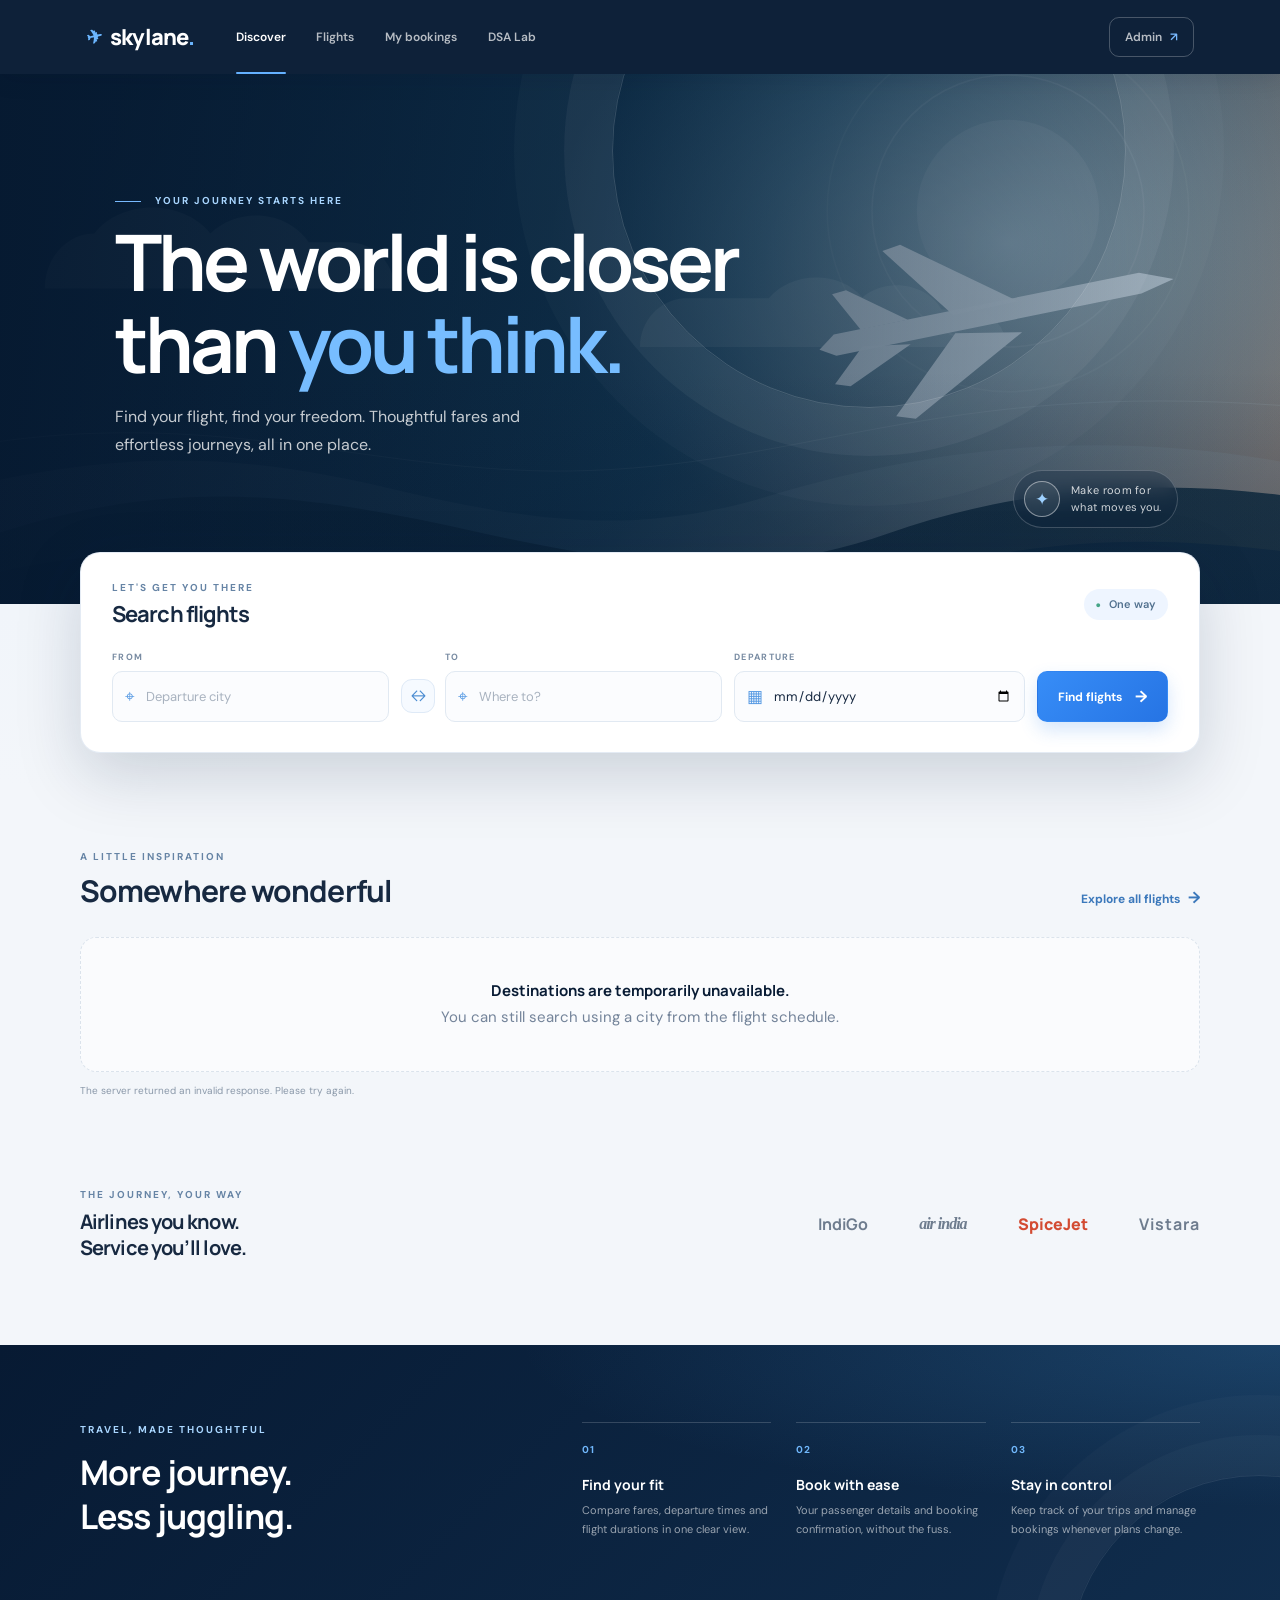
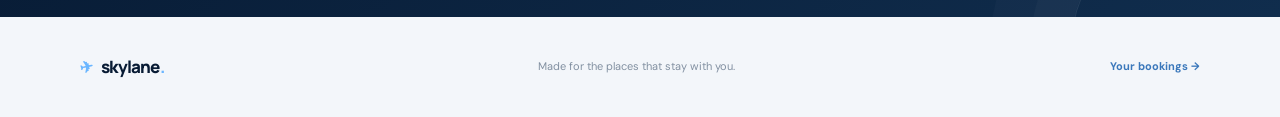
<file: frontend/index.html>
<!DOCTYPE html>
<html lang="en">
<head>
    <meta charset="UTF-8">
    <meta name="viewport" content="width=device-width, initial-scale=1.0">
    <meta name="theme-color" content="#071a33">
    <title>Skylane — Find your next flight</title>
    <link rel="preconnect" href="https://fonts.googleapis.com">
    <link rel="preconnect" href="https://fonts.gstatic.com" crossorigin>
    <link href="https://fonts.googleapis.com/css2?family=DM+Sans:wght@400;500;600;700&family=Manrope:wght@400;500;600;700;800&display=swap" rel="stylesheet">
    <link rel="stylesheet" href="css/style.css">
</head>
<body>
<nav class="site-nav">
    <a class="brand" href="index.html"><span class="brand-mark">✈</span> skylane<span class="brand-period">.</span></a>
    <button class="nav-toggle" type="button" aria-expanded="false" aria-controls="primaryNavLinks" aria-label="Open navigation"><span></span><span></span><span></span></button>
    <div class="nav-links" id="primaryNavLinks">
        <a class="active" href="index.html">Discover</a>
        <a href="flights.html">Flights</a>
        <a href="bookings.html">My bookings</a>
        <a href="dsa.html">DSA Lab</a>
    </div>
    <a class="nav-admin" href="admin.html">Admin <span aria-hidden="true">↗</span></a>
</nav>

<main>
    <section class="hero">
        <div class="hero-content">
            <p class="eyebrow"><span class="eyebrow-line"></span> YOUR JOURNEY STARTS HERE</p>
            <h1>The world is closer<br>than <em>you think.</em></h1>
            <p class="hero-copy">Find your flight, find your freedom. Thoughtful fares and effortless journeys, all in one place.</p>
        </div>
        <div class="hero-note"><span class="hero-note-icon">✦</span><span>Make room for<br>what moves you.</span></div>
    </section>

    <section class="search-panel page-width" aria-label="Search flights">
        <div class="search-panel-heading">
            <div><p class="eyebrow eyebrow-dark">LET'S GET YOU THERE</p><h2>Search flights</h2></div>
            <span class="trip-pill"><span>●</span> One way</span>
        </div>
        <form class="flight-search-form" id="homeSearch">
            <label class="search-field">
                <span class="field-label">FROM</span>
                <span class="field-input"><span class="field-icon">⌖</span><input id="homeSource" type="text" placeholder="Departure city" autocomplete="off" list="homeCities"></span>
            </label>
            <button type="button" class="swap-button" id="swapCities" aria-label="Swap departure and destination">↔</button>
            <label class="search-field">
                <span class="field-label">TO</span>
                <span class="field-input"><span class="field-icon">⌖</span><input id="homeDestination" type="text" placeholder="Where to?" autocomplete="off" list="homeCities"></span>
            </label>
            <label class="search-field date-field">
                <span class="field-label">DEPARTURE</span>
                <span class="field-input"><span class="field-icon">▦</span><input id="homeDate" type="date"></span>
            </label>
            <button class="btn btn-primary search-submit" type="submit">Find flights <span aria-hidden="true">→</span></button>
        </form>
        <datalist id="homeCities"></datalist>
    </section>

    <section class="section page-width destinations-section">
        <div class="section-heading">
            <div><p class="eyebrow eyebrow-dark">A LITTLE INSPIRATION</p><h2>Somewhere wonderful</h2></div>
            <a class="text-link" href="flights.html">Explore all flights <span>→</span></a>
        </div>
        <div class="destination-grid" id="popularDestinations" aria-live="polite">
            <div class="destination-skeleton" aria-hidden="true"></div>
            <div class="destination-skeleton" aria-hidden="true"></div>
            <div class="destination-skeleton" aria-hidden="true"></div>
        </div>
        <p id="destinationStatus" class="destination-status" role="status">Finding destinations in the current flight schedule…</p>
    </section>

    <section class="airline-strip page-width">
        <div><p class="eyebrow eyebrow-dark">THE JOURNEY, YOUR WAY</p><h2>Airlines you know.<br>Service you’ll love.</h2></div>
        <div class="airline-logos" aria-label="Featured airlines"><span>IndiGo</span><span>air india</span><span>SpiceJet</span><span>Vistara</span></div>
    </section>

    <section class="why-section">
        <div class="page-width why-inner">
            <div><p class="eyebrow">TRAVEL, MADE THOUGHTFUL</p><h2>More journey.<br>Less juggling.</h2></div>
            <div class="why-points">
                <article><span class="why-number">01</span><div><h3>Find your fit</h3><p>Compare fares, departure times and flight durations in one clear view.</p></div></article>
                <article><span class="why-number">02</span><div><h3>Book with ease</h3><p>Your passenger details and booking confirmation, without the fuss.</p></div></article>
                <article><span class="why-number">03</span><div><h3>Stay in control</h3><p>Keep track of your trips and manage bookings whenever plans change.</p></div></article>
            </div>
        </div>
    </section>
</main>
<footer class="site-footer"><a class="brand" href="index.html"><span class="brand-mark">✈</span> skylane<span class="brand-period">.</span></a><span>Made for the places that stay with you.</span><a href="bookings.html">Your bookings →</a></footer>
<script src="js/api.js"></script>
<script src="js/navigation.js"></script>
<script src="js/home.js"></script>
</body>
</html>
</file>
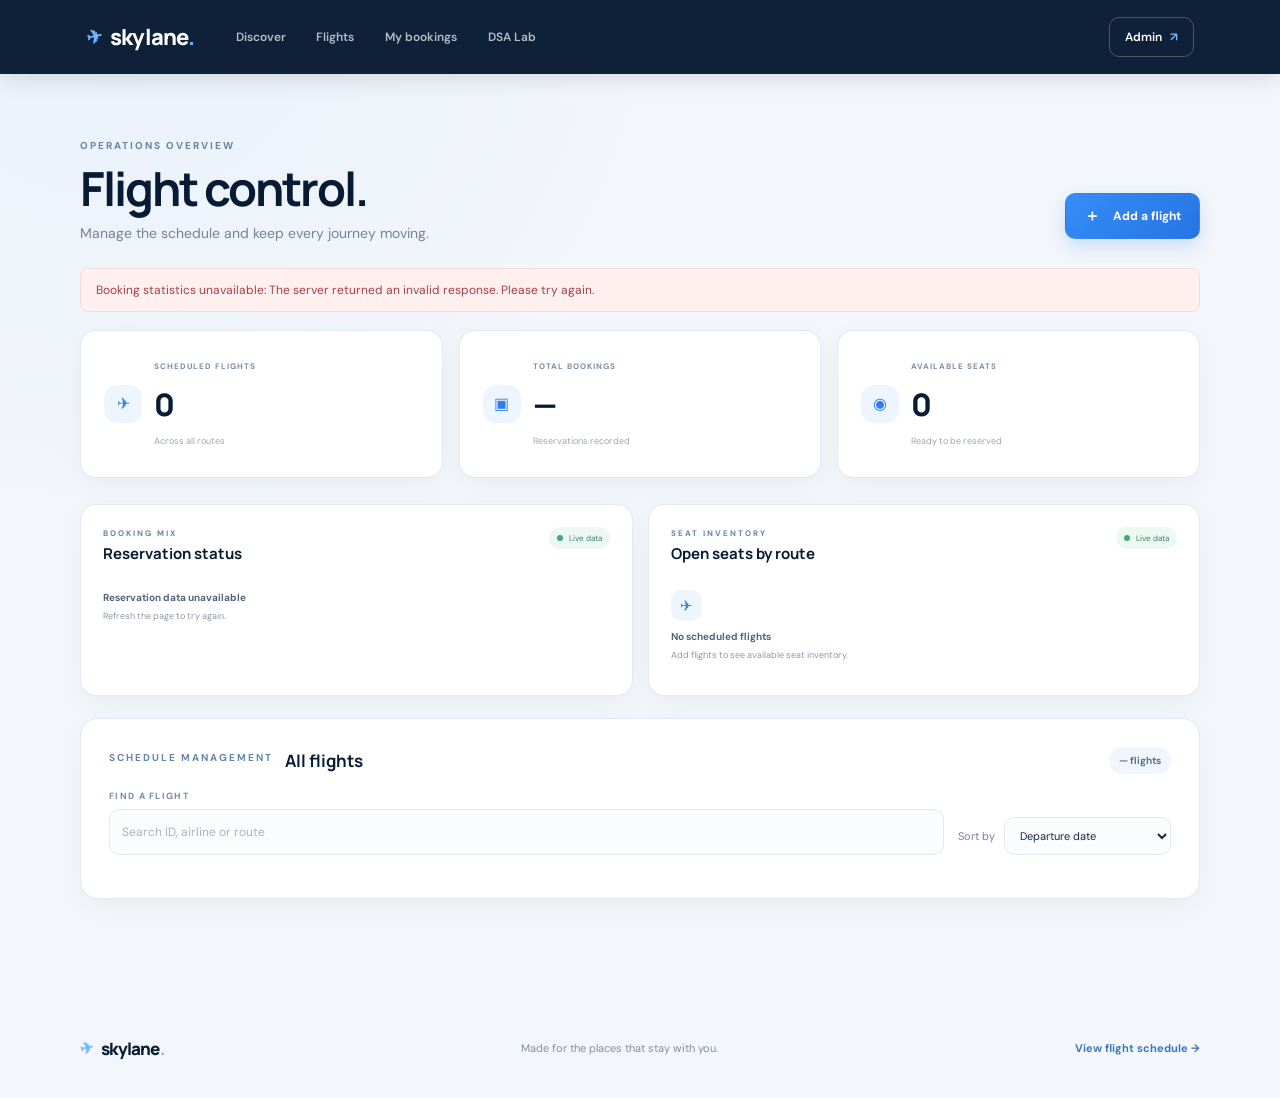
<file: frontend/admin.html>
<!DOCTYPE html>
<html lang="en">
<head>
    <meta charset="UTF-8">
    <meta name="viewport" content="width=device-width, initial-scale=1.0">
    <meta name="theme-color" content="#071a33">
    <title>Flight operations — Skylane</title>
    <link rel="preconnect" href="https://fonts.googleapis.com">
    <link href="https://fonts.googleapis.com/css2?family=DM+Sans:wght@400;500;600;700&family=Manrope:wght@400;500;600;700;800&display=swap" rel="stylesheet">
    <link rel="stylesheet" href="css/style.css">
</head>
<body>
<nav class="site-nav">
    <a class="brand" href="index.html"><span class="brand-mark">✈</span> skylane<span class="brand-period">.</span></a>
    <button class="nav-toggle" type="button" aria-expanded="false" aria-controls="primaryNavLinks" aria-label="Open navigation"><span></span><span></span><span></span></button>
    <div class="nav-links" id="primaryNavLinks"><a href="index.html">Discover</a><a href="flights.html">Flights</a><a href="bookings.html">My bookings</a><a href="dsa.html">DSA Lab</a></div>
    <a class="nav-admin active" href="admin.html">Admin <span aria-hidden="true">↗</span></a>
</nav>
<main class="page-width content-page admin-page">
    <div class="page-intro"><div><p class="eyebrow eyebrow-dark">OPERATIONS OVERVIEW</p><h1>Flight control.</h1><p class="page-subtitle">Manage the schedule and keep every journey moving.</p></div><button id="addBtn" class="btn btn-primary" type="button"><span>＋</span> Add a flight</button></div>
    <div id="alert" class="alert" role="status"></div>
    <section class="stats-grid" aria-label="Flight statistics">
        <article class="stat-card"><span class="stat-icon">✈</span><span class="stat-label">SCHEDULED FLIGHTS</span><strong id="totalFlights">—</strong><span class="stat-note">Across all routes</span></article>
        <article class="stat-card"><span class="stat-icon">▣</span><span class="stat-label">TOTAL BOOKINGS</span><strong id="totalBookings">—</strong><span class="stat-note">Reservations recorded</span></article>
        <article class="stat-card"><span class="stat-icon">◉</span><span class="stat-label">AVAILABLE SEATS</span><strong id="availableSeats">—</strong><span class="stat-note">Ready to be reserved</span></article>
    </section>
    <section class="admin-insights" aria-label="Live operations insights">
        <article class="card admin-insight-card">
            <div class="admin-insight-heading"><div><p class="eyebrow eyebrow-dark">BOOKING MIX</p><h2>Reservation status</h2></div><span class="live-label"><i></i> Live data</span></div>
            <div id="bookingStatusChart" class="status-chart" role="status"><p class="chart-loading">Loading booking totals…</p></div>
        </article>
        <article class="card admin-insight-card">
            <div class="admin-insight-heading"><div><p class="eyebrow eyebrow-dark">SEAT INVENTORY</p><h2>Open seats by route</h2></div><span class="live-label"><i></i> Live data</span></div>
            <div id="routeSeatChart" class="route-seat-chart" role="status"><p class="chart-loading">Loading seat inventory…</p></div>
        </article>
    </section>
    <section id="formSection" class="card admin-form-card" hidden>
        <div class="card-heading"><div><span class="step-index">✦</span><h2 id="formTitle">Add a flight</h2></div><button id="cancelFormBtn" class="icon-button" type="button" aria-label="Close form">×</button></div>
        <form id="flightForm">
            <input type="hidden" id="formMode" value="add">
            <div class="form-grid admin-form-grid">
                <label class="form-group"><span>Flight ID</span><input id="f_flightID" type="text" placeholder="e.g. FL011" required maxlength="20"></label>
                <label class="form-group"><span>Airline</span><input id="f_airline" type="text" placeholder="e.g. IndiGo" required maxlength="60"></label>
                <label class="form-group"><span>From</span><input id="f_source" type="text" placeholder="Departure city" required maxlength="60"></label>
                <label class="form-group"><span>To</span><input id="f_destination" type="text" placeholder="Arrival city" required maxlength="60"></label>
                <label class="form-group"><span>Flight date</span><input id="f_flightDate" type="date" required></label>
                <label class="form-group"><span>Departure time</span><input id="f_departureTime" type="time" required></label>
                <label class="form-group"><span>Arrival time</span><input id="f_arrivalTime" type="time" required></label>
                <label class="form-group"><span>Duration (minutes)</span><input id="f_durationMin" type="number" placeholder="e.g. 120" min="1" required></label>
                <label class="form-group"><span>Fare (₹)</span><input id="f_price" type="number" placeholder="e.g. 4500" min="0.01" step="0.01" required></label>
                <label class="form-group"><span>Available seats</span><input id="f_seatsAvailable" type="number" placeholder="e.g. 80" min="1" required></label>
            </div>
            <div class="form-actions"><button type="submit" class="btn btn-primary">Save flight <span>→</span></button><button type="button" id="cancelFormTextBtn" class="btn btn-quiet">Cancel</button></div>
        </form>
    </section>
    <section class="card admin-table-card">
        <div class="card-heading"><div><p class="eyebrow eyebrow-dark">SCHEDULE MANAGEMENT</p><h2>All flights</h2></div><span id="adminFlightCount" class="count-pill">— flights</span></div>
        <div class="admin-list-controls">
            <label class="filter-field admin-flight-search"><span>FIND A FLIGHT</span><input id="adminFlightSearch" type="search" placeholder="Search ID, airline or route"></label>
            <label class="sort-control admin-flight-sort"><span>Sort by</span><select id="adminFlightSort" aria-label="Sort admin flights"><option value="date">Departure date</option><option value="flightID">Flight ID</option><option value="route">Route</option><option value="price">Lowest fare</option><option value="seats">Most available seats</option></select></label>
        </div>
        <div id="adminFlightList" class="admin-flight-list"></div>
    </section>
</main>
<footer class="site-footer"><a class="brand" href="index.html"><span class="brand-mark">✈</span> skylane<span class="brand-period">.</span></a><span>Made for the places that stay with you.</span><a href="flights.html">View flight schedule →</a></footer>
<script src="js/api.js"></script>
<script src="js/navigation.js"></script>
<script src="js/admin.js"></script>
</body>
</html>
</file>
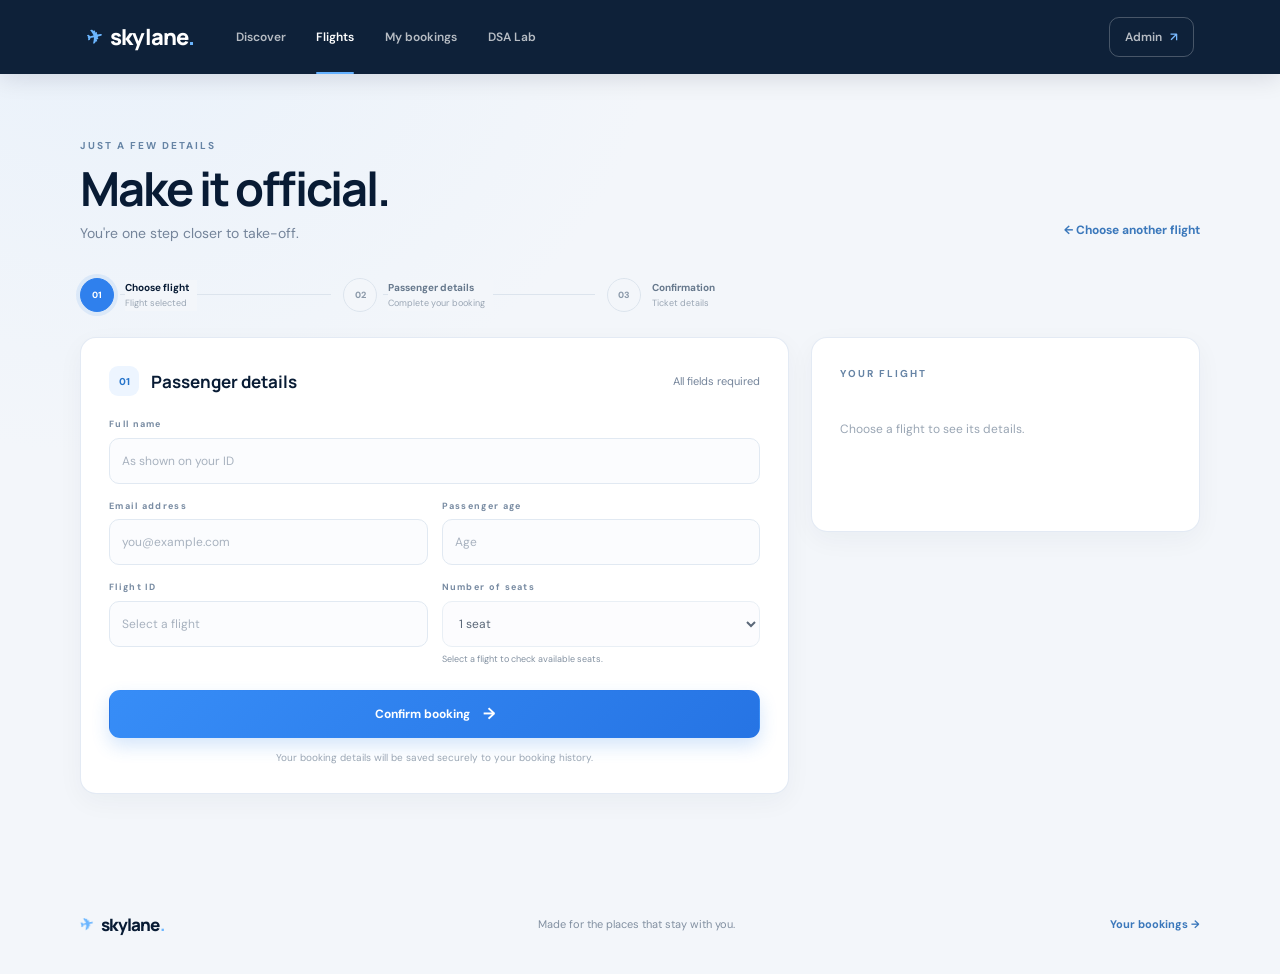
<file: frontend/book.html>
<!DOCTYPE html>
<html lang="en">
<head>
    <meta charset="UTF-8">
    <meta name="viewport" content="width=device-width, initial-scale=1.0">
    <meta name="theme-color" content="#071a33">
    <title>Complete your booking — Skylane</title>
    <link rel="preconnect" href="https://fonts.googleapis.com">
    <link href="https://fonts.googleapis.com/css2?family=DM+Sans:wght@400;500;600;700&family=Manrope:wght@400;500;600;700;800&display=swap" rel="stylesheet">
    <link rel="stylesheet" href="css/style.css">
</head>
<body>
<nav class="site-nav">
    <a class="brand" href="index.html"><span class="brand-mark">✈</span> skylane<span class="brand-period">.</span></a>
    <button class="nav-toggle" type="button" aria-expanded="false" aria-controls="primaryNavLinks" aria-label="Open navigation"><span></span><span></span><span></span></button>
    <div class="nav-links" id="primaryNavLinks"><a href="index.html">Discover</a><a class="active" href="flights.html">Flights</a><a href="bookings.html">My bookings</a><a href="dsa.html">DSA Lab</a></div>
    <a class="nav-admin" href="admin.html">Admin <span aria-hidden="true">↗</span></a>
</nav>
<main class="page-width content-page">
    <div class="page-intro"><div><p class="eyebrow eyebrow-dark">JUST A FEW DETAILS</p><h1>Make it official.</h1><p class="page-subtitle">You're one step closer to take-off.</p></div><a class="text-link" href="flights.html">← Choose another flight</a></div>
    <div id="alert" class="alert" role="status"></div>
    <ol class="booking-steps" aria-label="Booking progress">
        <li class="booking-step is-complete" data-step="1"><span>01</span><div><strong>Choose flight</strong><small>Flight selected</small></div></li>
        <li class="booking-step is-active" data-step="2" aria-current="step"><span>02</span><div><strong>Passenger details</strong><small>Complete your booking</small></div></li>
        <li class="booking-step" data-step="3"><span>03</span><div><strong>Confirmation</strong><small>Ticket details</small></div></li>
    </ol>
    <section id="confirmation" class="confirmation-card booking-confirmation" aria-live="polite" hidden></section>
    <div class="booking-layout">
        <section class="card booking-form-card">
            <div class="card-heading"><div><span class="step-index">01</span><h2>Passenger details</h2></div><span class="muted-copy">All fields required</span></div>
            <form id="bookForm">
                <div class="form-grid">
                    <label class="form-group form-span"><span>Full name</span><input id="name" type="text" placeholder="As shown on your ID" autocomplete="name" required maxlength="100"></label>
                    <label class="form-group"><span>Email address</span><input id="email" type="email" placeholder="you@example.com" autocomplete="email" required maxlength="120"></label>
                    <label class="form-group"><span>Passenger age</span><input id="age" type="number" placeholder="Age" min="1" max="120" required></label>
                    <label class="form-group"><span>Flight ID</span><input id="flightID" type="text" placeholder="Select a flight" required></label>
                    <label class="form-group"><span>Number of seats</span><select id="seats" required disabled><option value="1">1 seat</option></select><small id="seatAvailability" class="field-help">Select a flight to check available seats.</small></label>
                </div>
                <button id="confirmBooking" type="submit" class="btn btn-primary booking-submit" disabled>Confirm booking <span>→</span></button>
                <p class="form-footnote">Your booking details will be saved securely to your booking history.</p>
            </form>
        </section>
        <aside class="card selected-flight-card"><p class="eyebrow eyebrow-dark">YOUR FLIGHT</p><div id="flightInfo" class="flight-summary"><div class="summary-placeholder">Choose a flight to see its details.</div></div><div id="totalFareRow" class="fare-breakdown" hidden><div><span>Fare per seat</span><strong id="seatFare">—</strong></div><div><span>Seats selected</span><strong id="seatCount">1</strong></div><div class="fare-total"><span>Total fare</span><strong id="totalFare">—</strong></div></div></aside>
    </div>
</main>
<footer class="site-footer"><a class="brand" href="index.html"><span class="brand-mark">✈</span> skylane<span class="brand-period">.</span></a><span>Made for the places that stay with you.</span><a href="bookings.html">Your bookings →</a></footer>
<script src="js/api.js"></script>
<script src="js/navigation.js"></script>
<script src="js/book.js"></script>
</body>
</html>
</file>
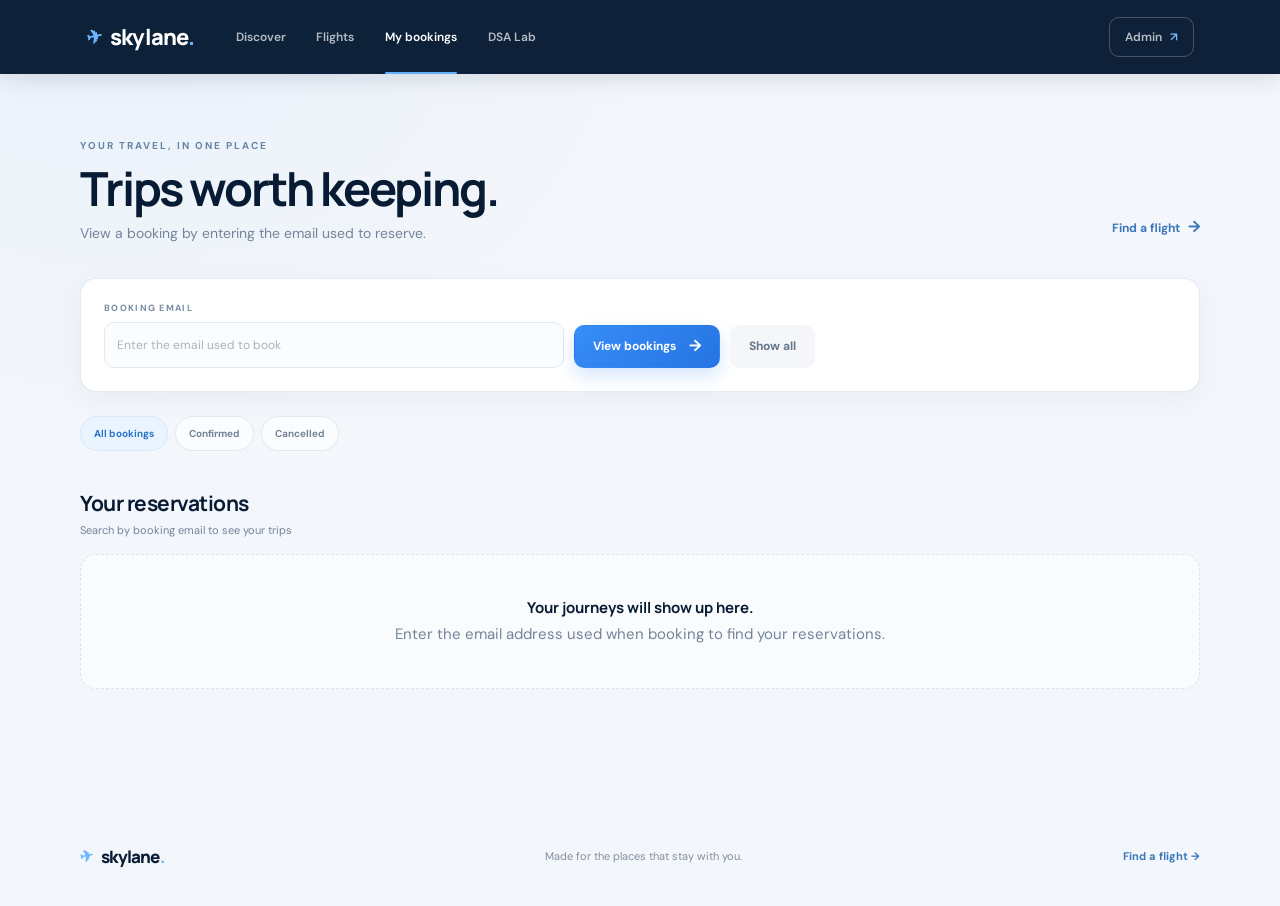
<file: frontend/bookings.html>
<!DOCTYPE html>
<html lang="en">
<head>
    <meta charset="UTF-8">
    <meta name="viewport" content="width=device-width, initial-scale=1.0">
    <meta name="theme-color" content="#071a33">
    <title>Your bookings — Skylane</title>
    <link rel="preconnect" href="https://fonts.googleapis.com">
    <link href="https://fonts.googleapis.com/css2?family=DM+Sans:wght@400;500;600;700&family=Manrope:wght@400;500;600;700;800&display=swap" rel="stylesheet">
    <link rel="stylesheet" href="css/style.css">
</head>
<body>
<nav class="site-nav">
    <a class="brand" href="index.html"><span class="brand-mark">✈</span> skylane<span class="brand-period">.</span></a>
    <button class="nav-toggle" type="button" aria-expanded="false" aria-controls="primaryNavLinks" aria-label="Open navigation"><span></span><span></span><span></span></button>
    <div class="nav-links" id="primaryNavLinks"><a href="index.html">Discover</a><a href="flights.html">Flights</a><a class="active" href="bookings.html">My bookings</a><a href="dsa.html">DSA Lab</a></div>
    <a class="nav-admin" href="admin.html">Admin <span aria-hidden="true">↗</span></a>
</nav>
<main class="page-width content-page">
    <div class="page-intro"><div><p class="eyebrow eyebrow-dark">YOUR TRAVEL, IN ONE PLACE</p><h1>Trips worth keeping.</h1><p class="page-subtitle">View a booking by entering the email used to reserve.</p></div><a class="text-link" href="flights.html">Find a flight <span>→</span></a></div>
    <div id="alert" class="alert" role="status"></div>
    <section class="card booking-search-card">
        <label class="filter-field booking-email-field"><span>BOOKING EMAIL</span><input id="emailFilter" type="email" autocomplete="email" placeholder="Enter the email used to book"></label>
        <button id="searchBtn" type="button" class="btn btn-primary">View bookings <span>→</span></button>
        <button id="showAllBtn" type="button" class="btn btn-quiet">Show all</button>
    </section>
    <div class="booking-filters" role="group" aria-label="Filter bookings by status">
        <button type="button" class="booking-filter is-active" data-status="all" aria-pressed="true">All bookings</button>
        <button type="button" class="booking-filter" data-status="confirmed" aria-pressed="false">Confirmed</button>
        <button type="button" class="booking-filter" data-status="cancelled" aria-pressed="false">Cancelled</button>
    </div>
    <div class="results-heading"><div><h2>Your reservations</h2><p id="bookingCount" class="muted-copy">Loading bookings…</p></div></div>
    <div id="bookingLoader" class="booking-skeleton-list" role="status" aria-label="Loading bookings" hidden><span class="skeleton-line"></span><span class="skeleton-line"></span></div>
    <div id="bookingList" class="booking-list"></div>
</main>
<footer class="site-footer"><a class="brand" href="index.html"><span class="brand-mark">✈</span> skylane<span class="brand-period">.</span></a><span>Made for the places that stay with you.</span><a href="flights.html">Find a flight →</a></footer>
<script src="js/api.js"></script>
<script src="js/navigation.js"></script>
<script src="js/bookings.js"></script>
</body>
</html>
</file>
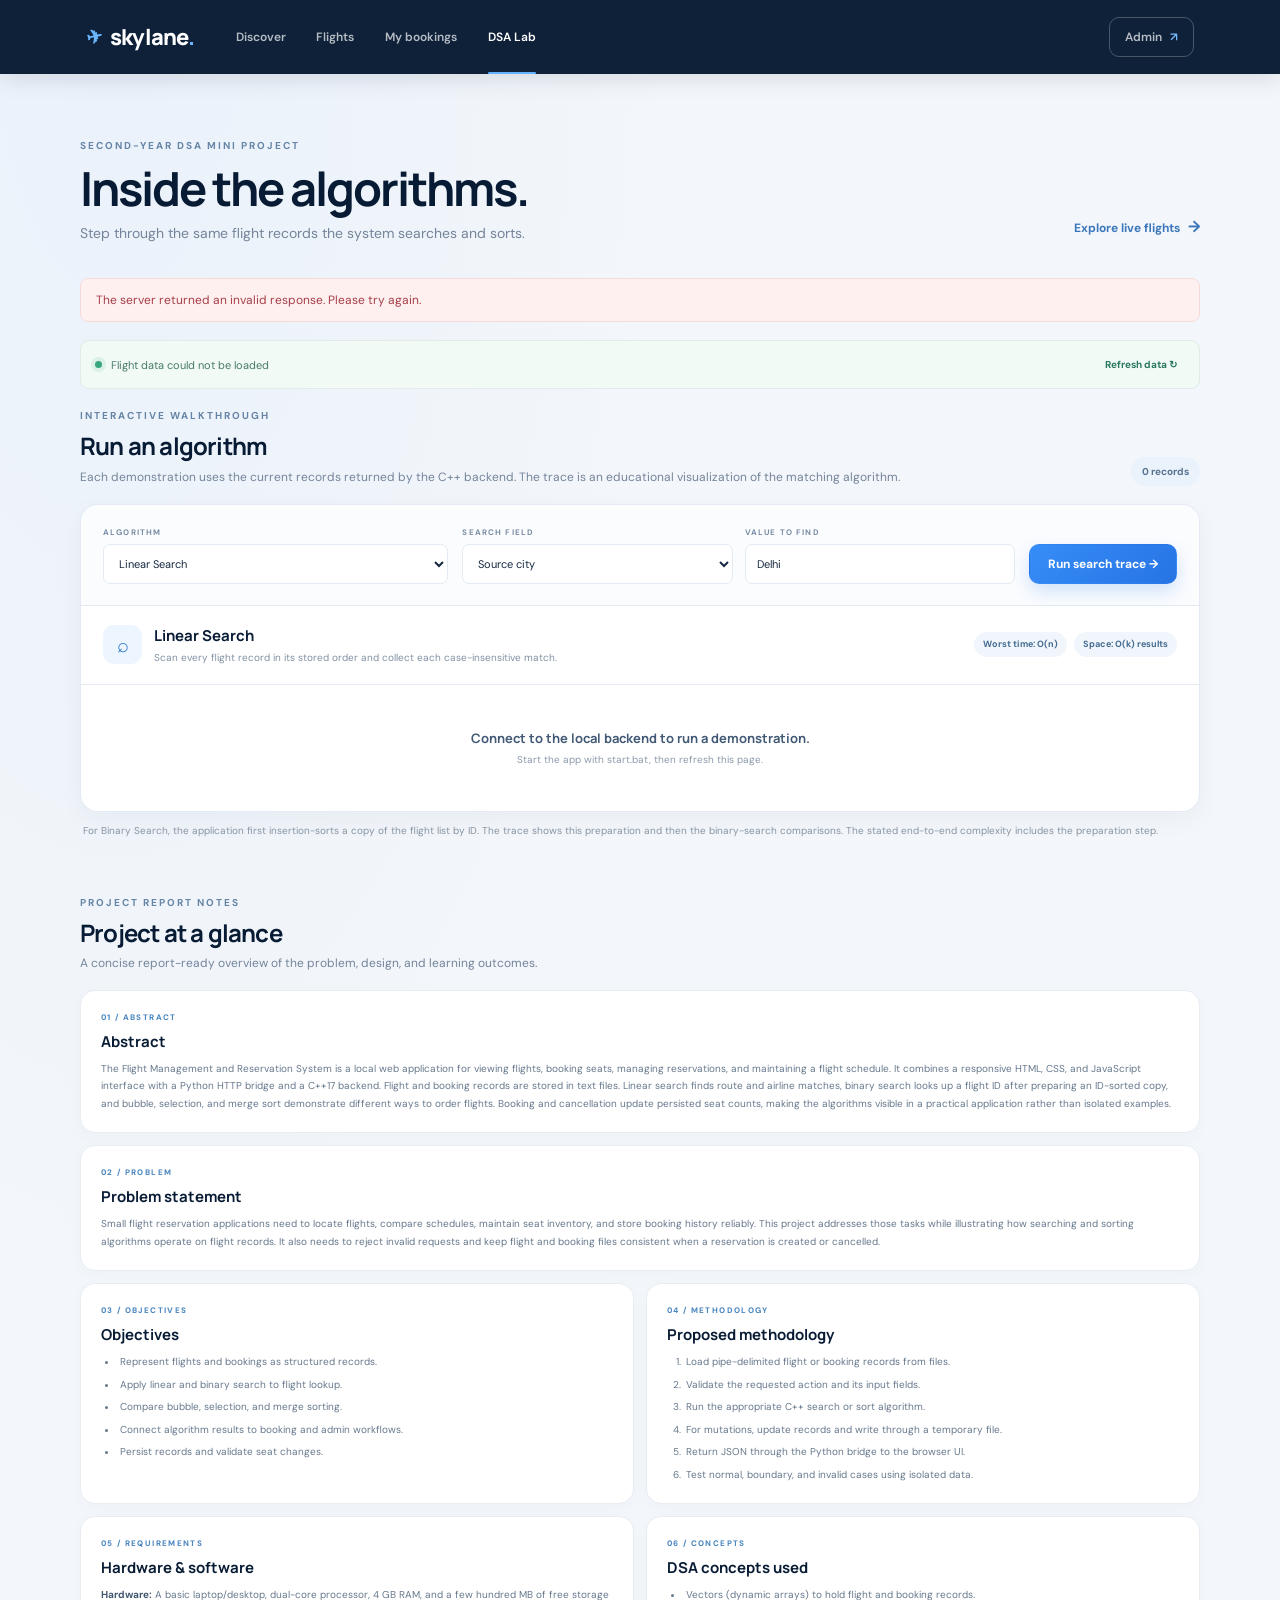
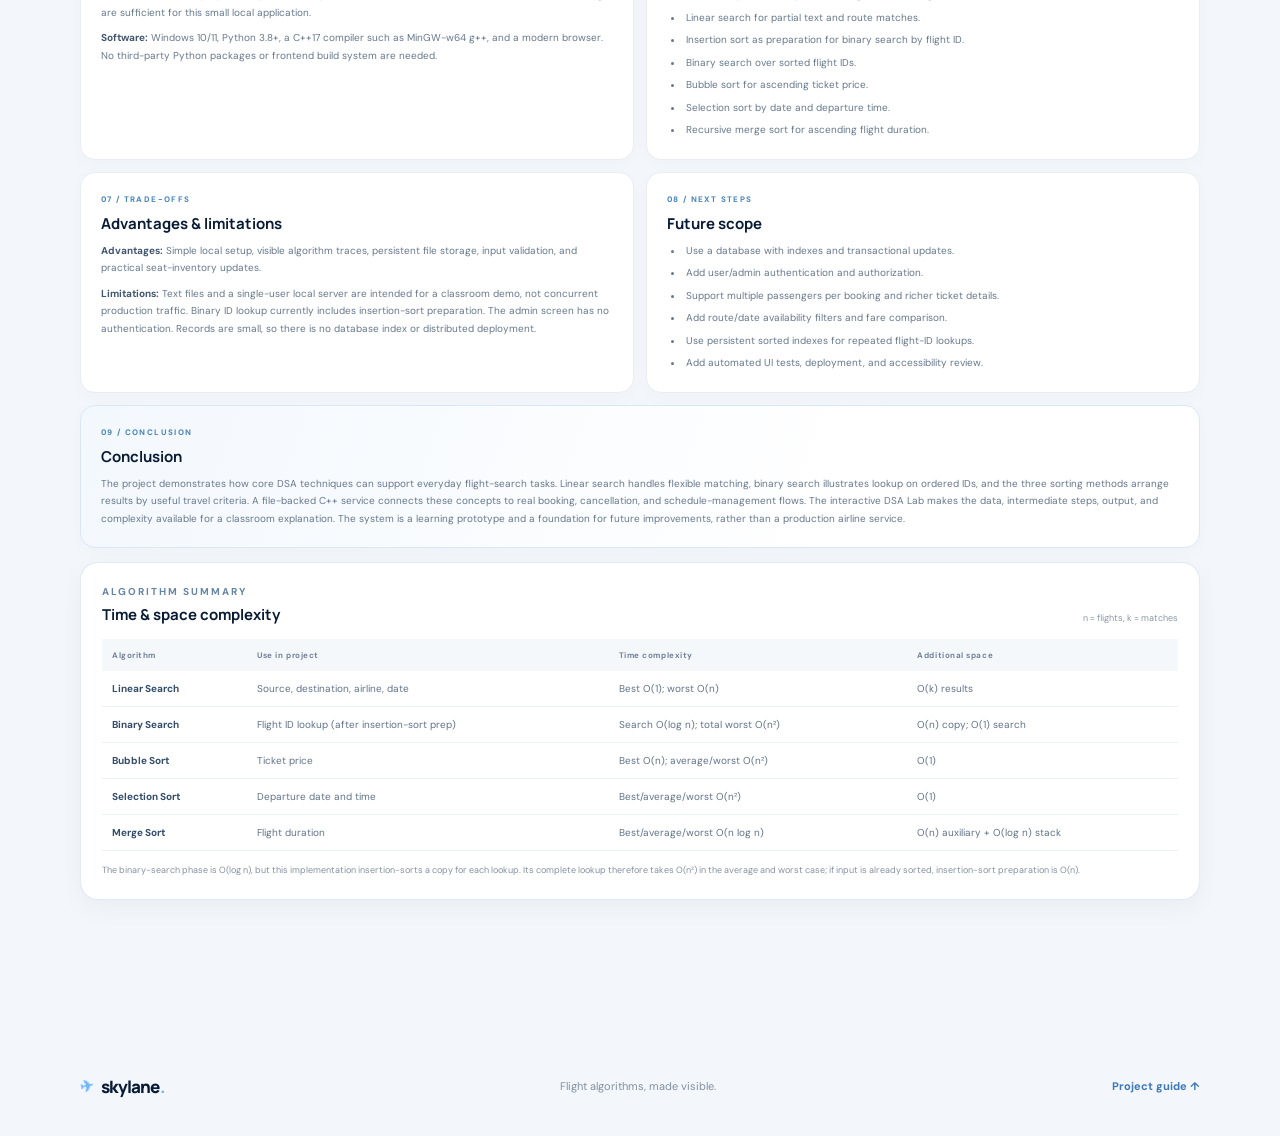
<file: frontend/dsa.html>
<!DOCTYPE html>
<html lang="en">
<head>
    <meta charset="UTF-8">
    <meta name="viewport" content="width=device-width, initial-scale=1.0">
    <meta name="theme-color" content="#071a33">
    <meta name="description" content="Interactive, step-by-step demonstrations of the flight system's searching and sorting algorithms.">
    <title>DSA Lab &amp; Project Guide — Skylane</title>
    <link rel="preconnect" href="https://fonts.googleapis.com">
    <link href="https://fonts.googleapis.com/css2?family=DM+Sans:wght@400;500;600;700&family=Manrope:wght@400;500;600;700;800&display=swap" rel="stylesheet">
    <link rel="stylesheet" href="css/style.css">
</head>
<body>
<nav class="site-nav">
    <a class="brand" href="index.html"><span class="brand-mark">✈</span> skylane<span class="brand-period">.</span></a>
    <button class="nav-toggle" type="button" aria-expanded="false" aria-controls="primaryNavLinks" aria-label="Open navigation"><span></span><span></span><span></span></button>
    <div class="nav-links" id="primaryNavLinks"><a href="index.html">Discover</a><a href="flights.html">Flights</a><a href="bookings.html">My bookings</a><a class="active" href="dsa.html">DSA Lab</a></div>
    <a class="nav-admin" href="admin.html">Admin <span aria-hidden="true">↗</span></a>
</nav>
<main class="page-width content-page dsa-page">
    <header class="page-intro dsa-intro">
        <div><p class="eyebrow eyebrow-dark">SECOND-YEAR DSA MINI PROJECT</p><h1>Inside the algorithms.</h1><p class="page-subtitle">Step through the same flight records the system searches and sorts.</p></div>
        <a class="text-link" href="flights.html">Explore live flights <span>→</span></a>
    </header>
    <div id="dsaAlert" class="alert" role="status"></div>
    <div class="dsa-data-note"><span class="dsa-live-dot"></span><span id="dataStatus">Loading current flight records…</span><button id="refreshData" type="button" class="dsa-refresh">Refresh data ↻</button></div>

    <section class="dsa-section">
        <div class="dsa-section-heading"><div><p class="eyebrow eyebrow-dark">INTERACTIVE WALKTHROUGH</p><h2>Run an algorithm</h2><p>Each demonstration uses the current records returned by the C++ backend. The trace is an educational visualization of the matching algorithm.</p></div><span class="dsa-count" id="flightCount">— records</span></div>
        <article class="card dsa-algorithm-card">
            <div class="dsa-algorithm-top">
                <label class="dsa-select-field"><span>ALGORITHM</span><select id="algorithmSelect">
                    <option value="linear">Linear Search</option>
                    <option value="binary">Binary Search</option>
                    <option value="bubble">Bubble Sort</option>
                    <option value="selection">Selection Sort</option>
                    <option value="merge">Merge Sort</option>
                </select></label>
                <div id="searchControls" class="dsa-search-controls">
                    <label class="dsa-select-field"><span>SEARCH FIELD</span><select id="linearKey"><option value="source">Source city</option><option value="destination">Destination city</option><option value="airline">Airline</option><option value="date">Flight date</option></select></label>
                    <label class="dsa-select-field"><span>VALUE TO FIND</span><input id="linearTarget" type="text" value="Delhi" maxlength="60"></label>
                </div>
                <div id="binaryControls" class="dsa-search-controls" hidden>
                    <label class="dsa-select-field"><span>FLIGHT ID TO FIND</span><input id="binaryTarget" type="text" value="FL004" maxlength="20"></label>
                </div>
                <button id="runDemo" class="btn btn-primary" type="button">Run demonstration <span>→</span></button>
            </div>
            <div class="dsa-algorithm-description">
                <div><span class="dsa-algorithm-icon" id="algorithmIcon">⌕</span><div><h3 id="algorithmTitle">Linear Search</h3><p id="algorithmDescription">Check each flight record in order and collect every match.</p></div></div>
                <div class="dsa-complexity-pills"><span id="timeComplexity">Time: O(n)</span><span id="spaceComplexity">Space: O(k)</span></div>
            </div>
            <div id="demoOutput" class="dsa-demo-output">
                <div class="dsa-demo-placeholder"><span>↗</span><strong>Your trace appears here.</strong><p>Choose an algorithm, set a search value if needed, then run the demonstration.</p></div>
            </div>
        </article>
        <p class="dsa-footnote">For Binary Search, the application first insertion-sorts a copy of the flight list by ID. The trace shows this preparation and then the binary-search comparisons. The stated end-to-end complexity includes the preparation step.</p>
    </section>

    <section class="dsa-section project-guide" id="project-guide">
        <div class="dsa-section-heading"><div><p class="eyebrow eyebrow-dark">PROJECT REPORT NOTES</p><h2>Project at a glance</h2><p>A concise report-ready overview of the problem, design, and learning outcomes.</p></div></div>
        <div class="report-grid">
            <article class="report-card report-card-wide"><span class="report-index">01 / ABSTRACT</span><h3>Abstract</h3><p>The Flight Management and Reservation System is a local web application for viewing flights, booking seats, managing reservations, and maintaining a flight schedule. It combines a responsive HTML, CSS, and JavaScript interface with a Python HTTP bridge and a C++17 backend. Flight and booking records are stored in text files. Linear search finds route and airline matches, binary search looks up a flight ID after preparing an ID-sorted copy, and bubble, selection, and merge sort demonstrate different ways to order flights. Booking and cancellation update persisted seat counts, making the algorithms visible in a practical application rather than isolated examples.</p></article>
            <article class="report-card report-card-wide"><span class="report-index">02 / PROBLEM</span><h3>Problem statement</h3><p>Small flight reservation applications need to locate flights, compare schedules, maintain seat inventory, and store booking history reliably. This project addresses those tasks while illustrating how searching and sorting algorithms operate on flight records. It also needs to reject invalid requests and keep flight and booking files consistent when a reservation is created or cancelled.</p></article>
            <article class="report-card"><span class="report-index">03 / OBJECTIVES</span><h3>Objectives</h3><ul><li>Represent flights and bookings as structured records.</li><li>Apply linear and binary search to flight lookup.</li><li>Compare bubble, selection, and merge sorting.</li><li>Connect algorithm results to booking and admin workflows.</li><li>Persist records and validate seat changes.</li></ul></article>
            <article class="report-card"><span class="report-index">04 / METHODOLOGY</span><h3>Proposed methodology</h3><ol><li>Load pipe-delimited flight or booking records from files.</li><li>Validate the requested action and its input fields.</li><li>Run the appropriate C++ search or sort algorithm.</li><li>For mutations, update records and write through a temporary file.</li><li>Return JSON through the Python bridge to the browser UI.</li><li>Test normal, boundary, and invalid cases using isolated data.</li></ol></article>
            <article class="report-card"><span class="report-index">05 / REQUIREMENTS</span><h3>Hardware &amp; software</h3><p><strong>Hardware:</strong> A basic laptop/desktop, dual-core processor, 4 GB RAM, and a few hundred MB of free storage are sufficient for this small local application.</p><p><strong>Software:</strong> Windows 10/11, Python 3.8+, a C++17 compiler such as MinGW-w64 g++, and a modern browser. No third-party Python packages or frontend build system are needed.</p></article>
            <article class="report-card"><span class="report-index">06 / CONCEPTS</span><h3>DSA concepts used</h3><ul><li>Vectors (dynamic arrays) to hold flight and booking records.</li><li>Linear search for partial text and route matches.</li><li>Insertion sort as preparation for binary search by flight ID.</li><li>Binary search over sorted flight IDs.</li><li>Bubble sort for ascending ticket price.</li><li>Selection sort by date and departure time.</li><li>Recursive merge sort for ascending flight duration.</li></ul></article>
            <article class="report-card"><span class="report-index">07 / TRADE-OFFS</span><h3>Advantages &amp; limitations</h3><p><strong>Advantages:</strong> Simple local setup, visible algorithm traces, persistent file storage, input validation, and practical seat-inventory updates.</p><p><strong>Limitations:</strong> Text files and a single-user local server are intended for a classroom demo, not concurrent production traffic. Binary ID lookup currently includes insertion-sort preparation. The admin screen has no authentication. Records are small, so there is no database index or distributed deployment.</p></article>
            <article class="report-card"><span class="report-index">08 / NEXT STEPS</span><h3>Future scope</h3><ul><li>Use a database with indexes and transactional updates.</li><li>Add user/admin authentication and authorization.</li><li>Support multiple passengers per booking and richer ticket details.</li><li>Add route/date availability filters and fare comparison.</li><li>Use persistent sorted indexes for repeated flight-ID lookups.</li><li>Add automated UI tests, deployment, and accessibility review.</li></ul></article>
            <article class="report-card report-card-wide report-conclusion"><span class="report-index">09 / CONCLUSION</span><h3>Conclusion</h3><p>The project demonstrates how core DSA techniques can support everyday flight-search tasks. Linear search handles flexible matching, binary search illustrates lookup on ordered IDs, and the three sorting methods arrange results by useful travel criteria. A file-backed C++ service connects these concepts to real booking, cancellation, and schedule-management flows. The interactive DSA Lab makes the data, intermediate steps, output, and complexity available for a classroom explanation. The system is a learning prototype and a foundation for future improvements, rather than a production airline service.</p></article>
        </div>
        <div class="complexity-report card">
            <div class="complexity-report-heading"><div><p class="eyebrow eyebrow-dark">ALGORITHM SUMMARY</p><h3>Time &amp; space complexity</h3></div><span>n = flights, k = matches</span></div>
            <div class="table-wrap"><table class="complexity-table"><thead><tr><th>Algorithm</th><th>Use in project</th><th>Time complexity</th><th>Additional space</th></tr></thead><tbody>
                <tr><td>Linear Search</td><td>Source, destination, airline, date</td><td>Best O(1); worst O(n)</td><td>O(k) results</td></tr>
                <tr><td>Binary Search</td><td>Flight ID lookup (after insertion-sort prep)</td><td>Search O(log n); total worst O(n²)</td><td>O(n) copy; O(1) search</td></tr>
                <tr><td>Bubble Sort</td><td>Ticket price</td><td>Best O(n); average/worst O(n²)</td><td>O(1)</td></tr>
                <tr><td>Selection Sort</td><td>Departure date and time</td><td>Best/average/worst O(n²)</td><td>O(1)</td></tr>
                <tr><td>Merge Sort</td><td>Flight duration</td><td>Best/average/worst O(n log n)</td><td>O(n) auxiliary + O(log n) stack</td></tr>
            </tbody></table></div>
            <p class="complexity-caveat">The binary-search phase is O(log n), but this implementation insertion-sorts a copy for each lookup. Its complete lookup therefore takes O(n²) in the average and worst case; if input is already sorted, insertion-sort preparation is O(n).</p>
        </div>
    </section>

</main>
<footer class="site-footer"><a class="brand" href="index.html"><span class="brand-mark">✈</span> skylane<span class="brand-period">.</span></a><span>Flight algorithms, made visible.</span><a href="#project-guide">Project guide ↑</a></footer>
<script src="js/api.js"></script>
<script src="js/navigation.js"></script>
<script src="js/dsa.js"></script>
</body>
</html>
</file>
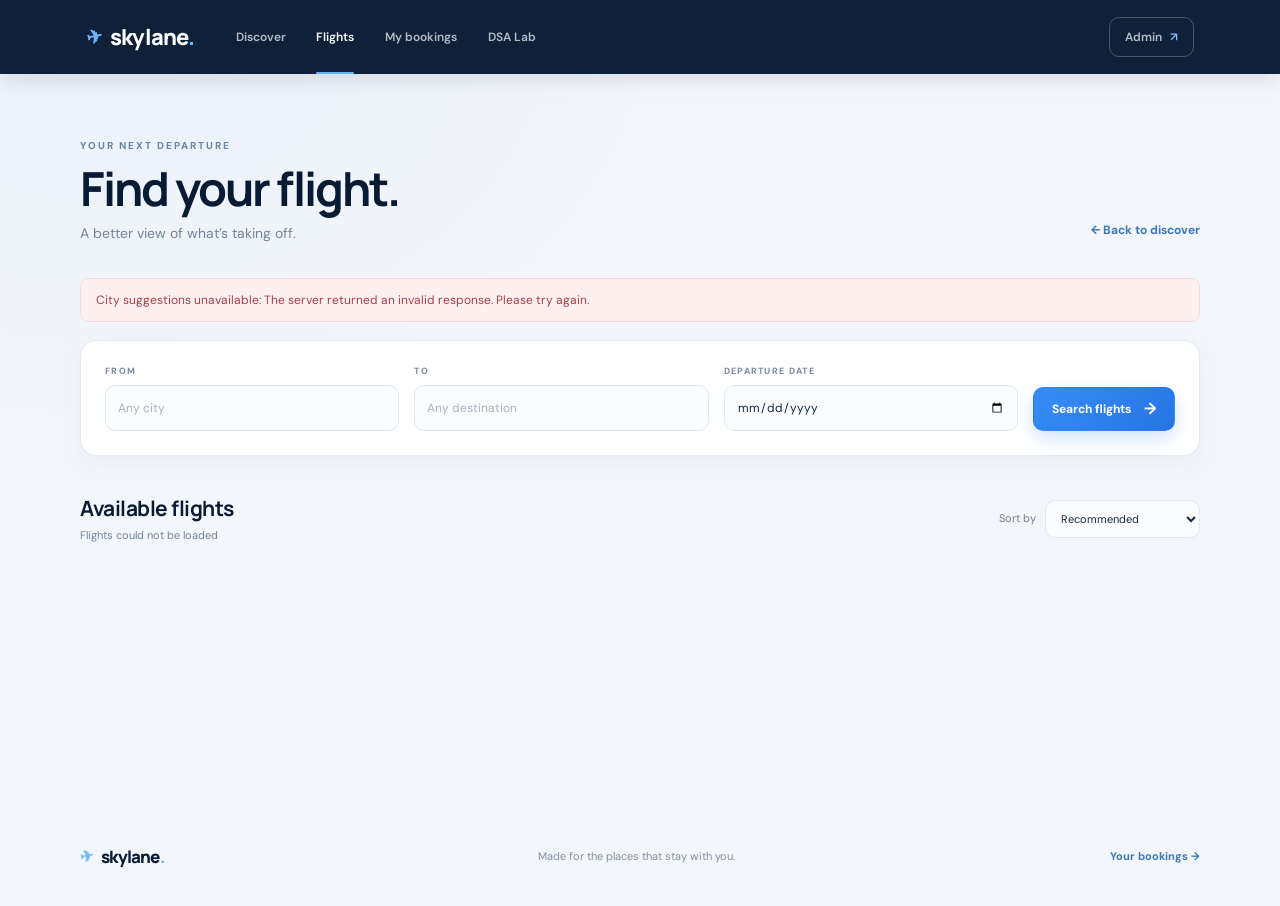
<file: frontend/flights.html>
<!DOCTYPE html>
<html lang="en">
<head>
    <meta charset="UTF-8">
    <meta name="viewport" content="width=device-width, initial-scale=1.0">
    <meta name="theme-color" content="#071a33">
    <title>Find flights — Skylane</title>
    <link rel="preconnect" href="https://fonts.googleapis.com">
    <link rel="preconnect" href="https://fonts.gstatic.com" crossorigin>
    <link href="https://fonts.googleapis.com/css2?family=DM+Sans:wght@400;500;600;700&family=Manrope:wght@400;500;600;700;800&display=swap" rel="stylesheet">
    <link rel="stylesheet" href="css/style.css">
</head>
<body>
<nav class="site-nav">
    <a class="brand" href="index.html"><span class="brand-mark">✈</span> skylane<span class="brand-period">.</span></a>
    <button class="nav-toggle" type="button" aria-expanded="false" aria-controls="primaryNavLinks" aria-label="Open navigation"><span></span><span></span><span></span></button>
    <div class="nav-links" id="primaryNavLinks"><a href="index.html">Discover</a><a class="active" href="flights.html">Flights</a><a href="bookings.html">My bookings</a><a href="dsa.html">DSA Lab</a></div>
    <a class="nav-admin" href="admin.html">Admin <span aria-hidden="true">↗</span></a>
</nav>
<main class="page-width content-page">
    <div class="page-intro"><div><p class="eyebrow eyebrow-dark">YOUR NEXT DEPARTURE</p><h1>Find your flight.</h1><p class="page-subtitle">A better view of what’s taking off.</p></div><a class="text-link" href="index.html">← Back to discover</a></div>
    <div id="alert" class="alert" role="status"></div>
    <section class="flight-filter card">
        <label class="filter-field"><span>FROM</span><input id="sourceFilter" type="text" placeholder="Any city" list="flightCities" autocomplete="off"></label>
        <label class="filter-field"><span>TO</span><input id="destinationFilter" type="text" placeholder="Any destination" list="flightCities" autocomplete="off"></label>
        <label class="filter-field"><span>DEPARTURE DATE</span><input id="dateFilter" type="date"></label>
        <button id="searchBtn" class="btn btn-primary" type="button">Search flights <span>→</span></button>
        <datalist id="flightCities"></datalist>
    </section>
    <div id="activeFilters" class="active-filters" aria-label="Active search filters" hidden></div>
    <div class="results-heading"><div><h2 id="resultsTitle">Available flights</h2><p id="resultsCount" class="muted-copy">Loading flights…</p></div>
        <label class="sort-control"><span>Sort by</span><select id="sortBy" aria-label="Sort flights"><option value="">Recommended</option><option value="price">Lowest price</option><option value="time">Earliest departure</option><option value="duration">Shortest duration</option></select></label>
    </div>
    <div id="loader" class="flight-skeleton-list" role="status" aria-label="Loading flights"><span class="skeleton-line"></span><span class="skeleton-line"></span><span class="skeleton-line"></span></div>
    <div id="flightList" class="flight-list"></div>
</main>
<footer class="site-footer"><a class="brand" href="index.html"><span class="brand-mark">✈</span> skylane<span class="brand-period">.</span></a><span>Made for the places that stay with you.</span><a href="bookings.html">Your bookings →</a></footer>
<script src="js/api.js"></script>
<script src="js/navigation.js"></script>
<script src="js/flights.js"></script>
</body>
</html>
</file>
<file: frontend/css/style.css>
:root {
    --navy: #071a33;
    --navy-soft: #102b4c;
    --blue: #2f80ed;
    --blue-deep: #1762c4;
    --sky: #eaf3ff;
    --paper: #f6f8fb;
    --white: #fff;
    --ink: #14253d;
    --muted: #78879b;
    --line: #e7ebf1;
    --green: #23876a;
    --red: #c94f59;
    --radius: 16px;
    --shadow: 0 12px 40px rgba(13, 35, 63, .07);
}

* { box-sizing: border-box; }
html { scroll-behavior: smooth; }
body {
    margin: 0;
    background: var(--paper);
    color: var(--ink);
    font-family: 'DM Sans', 'Segoe UI', sans-serif;
    font-size: 15px;
    line-height: 1.5;
    -webkit-font-smoothing: antialiased;
}
button, input, select { font: inherit; }
button, a, input, select { -webkit-tap-highlight-color: transparent; }
a { color: inherit; }
button:focus-visible, a:focus-visible, input:focus-visible, select:focus-visible { outline: 3px solid rgba(47, 128, 237, .35); outline-offset: 3px; }
[hidden] { display: none !important; }

.site-nav {
    height: 76px;
    padding: 0 max(6.7vw, calc((100vw - 1200px) / 2));
    display: flex;
    align-items: center;
    gap: 48px;
    background: var(--navy);
    color: #fff;
    position: relative;
    z-index: 3;
}
.brand {
    display: inline-flex;
    align-items: center;
    gap: 9px;
    text-decoration: none;
    font: 800 21px/1 'Manrope', sans-serif;
    letter-spacing: -.8px;
    white-space: nowrap;
}
.brand-mark { color: #6bb6ff; font-size: 19px; transform: rotate(-12deg); }
.brand-period { color: #6bb6ff; margin-left: -9px; }
.nav-links { display: flex; align-items: center; gap: 32px; height: 100%; }
.nav-links a, .nav-admin {
    color: rgba(255,255,255,.7);
    font-size: 13px;
    font-weight: 600;
    text-decoration: none;
    transition: color .2s ease;
}
.nav-links a { height: 100%; display: grid; align-items: center; position: relative; }
.nav-links a:hover, .nav-links a.active, .nav-admin:hover, .nav-admin.active { color: #fff; }
.nav-links a.active::after { content: ''; position: absolute; bottom: 0; height: 2px; left: 0; right: 0; background: #64b1ff; border-radius: 2px; }
.nav-admin { margin-left: auto; border: 1px solid rgba(255,255,255,.24); border-radius: 8px; padding: 9px 13px; }
.nav-admin span { margin-left: 5px; color: #79baff; }

.hero {
    min-height: 486px;
    color: #fff;
    position: relative;
    overflow: hidden;
    display: flex;
    align-items: center;
    padding: 55px max(9vw, calc((100vw - 1120px) / 2));
    background:
        linear-gradient(90deg, rgba(5, 23, 45, .78) 0%, rgba(5, 23, 45, .42) 43%, rgba(5, 23, 45, .07) 100%),
        radial-gradient(ellipse at 78% 53%, rgba(93, 171, 198, .58), transparent 37%),
        linear-gradient(145deg, #16314f 8%, #1a5277 58%, #ad846b 100%),
        url('https://images.unsplash.com/photo-1501785888041-af3ef285b470?auto=format&fit=crop&w=2200&q=85') center 53% / cover,
        #173857;
}
.hero::after { content: ''; position: absolute; width: 420px; height: 420px; border: 1px solid rgba(255,255,255,.12); border-radius: 50%; right: 12%; top: -160px; box-shadow: 0 0 0 50px rgba(255,255,255,.025), 0 0 0 100px rgba(255,255,255,.02); }
.hero-content { max-width: 640px; z-index: 1; animation: rise-in .7s both; }
.eyebrow { color: #a9d6ff; font-size: 10px; font-weight: 700; letter-spacing: 2px; margin: 0 0 13px; }
.eyebrow-line { display: inline-block; vertical-align: middle; width: 26px; height: 1px; background: #78baff; margin-right: 10px; }
.eyebrow-dark { color: #6684a5; }
h1, h2, h3, p { margin-top: 0; }
.hero h1 { font: 700 clamp(42px, 5.4vw, 68px)/1.07 'Manrope', sans-serif; letter-spacing: -3.4px; margin: 0 0 19px; }
.hero h1 em { color: #83c4ff; font-style: normal; }
.hero-copy { max-width: 390px; color: rgba(255,255,255,.77); font-size: 15px; line-height: 1.75; margin: 0; }
.hero-note { position: absolute; right: max(8vw, calc((100vw - 1120px) / 2)); bottom: 57px; display: flex; align-items: center; gap: 11px; color: rgba(255,255,255,.8); font-size: 11px; line-height: 1.55; letter-spacing: .3px; }
.hero-note-icon { display: grid; place-items: center; width: 36px; height: 36px; border: 1px solid rgba(255,255,255,.5); border-radius: 50%; color: #9ed1ff; font-size: 17px; }

.page-width { width: min(1120px, calc(100% - 48px)); margin-inline: auto; }
.search-panel {
    position: relative;
    z-index: 2;
    margin-top: -48px;
    padding: 25px 30px 28px;
    background: #fff;
    border-radius: 14px;
    box-shadow: 0 18px 55px rgba(5, 28, 57, .16);
    animation: rise-in .65s .08s both;
}
.search-panel-heading { display: flex; justify-content: space-between; align-items: center; margin-bottom: 19px; }
.search-panel-heading .eyebrow { margin-bottom: 5px; }
.search-panel-heading h2, .section-heading h2, .airline-strip h2, .why-inner h2 { font: 700 22px/1.3 'Manrope', sans-serif; letter-spacing: -.7px; margin: 0; }
.trip-pill { color: #52718f; background: #f1f7ff; border: 1px solid #e6f0fc; border-radius: 30px; padding: 7px 12px; font-size: 11px; font-weight: 600; }
.trip-pill span { color: #46a587; font-size: 9px; margin-right: 5px; }
.flight-search-form { display: grid; grid-template-columns: minmax(140px,1fr) 32px minmax(140px,1fr) minmax(155px,1.05fr) auto; align-items: end; gap: 12px; }
.search-field, .filter-field { display: block; min-width: 0; }
.field-label, .filter-field > span, .form-group > span { display: block; margin-bottom: 7px; color: #788ba2; font-size: 9px; letter-spacing: 1.3px; font-weight: 700; }
.field-input { height: 48px; display: flex; align-items: center; gap: 9px; border: 1px solid var(--line); border-radius: 8px; padding: 0 12px; transition: border-color .2s, box-shadow .2s; }
.field-input:focus-within, .filter-field input:focus, .form-group input:focus, .form-group select:focus { border-color: #82b8f5; box-shadow: 0 0 0 3px rgba(47,128,237,.08); outline: none; }
.field-icon { color: #5599e3; font-size: 17px; }
.field-input input { min-width: 0; width: 100%; color: var(--ink); background: transparent; border: 0; outline: 0; font-size: 13px; }
.field-input input::placeholder, input::placeholder { color: #a8b2bf; }
.swap-button { width: 30px; height: 30px; margin-bottom: 9px; border: 1px solid #dfeaf7; border-radius: 50%; color: #498bd1; background: #f6faff; cursor: pointer; transition: transform .2s, background .2s; }
.swap-button:hover { background: #e8f3ff; transform: rotate(180deg); }
.btn { display: inline-flex; align-items: center; justify-content: center; gap: 13px; min-height: 44px; padding: 0 18px; border: 1px solid transparent; border-radius: 8px; text-decoration: none; cursor: pointer; font-size: 12px; font-weight: 700; transition: transform .2s, background .2s, box-shadow .2s; }
.btn:hover { transform: translateY(-1px); }
.btn-primary { color: #fff; background: var(--blue); box-shadow: 0 6px 15px rgba(47,128,237,.18); }
.btn-primary:hover { background: var(--blue-deep); box-shadow: 0 8px 18px rgba(47,128,237,.25); }
.btn-primary span { font-size: 16px; }
.search-submit { height: 48px; white-space: nowrap; padding-inline: 20px; }
.btn-quiet { color: #65768b; background: #f4f6f9; }
.btn-quiet:hover { color: var(--navy); background: #eaf0f7; }
.btn-danger { color: var(--red); border: 1px solid #f1d8da; background: #fff; }
.btn-danger:hover { color: #fff; background: var(--red); }

.section { padding-top: 88px; padding-bottom: 86px; }
.section-heading { display: flex; justify-content: space-between; align-items: end; margin-bottom: 24px; }
.section-heading .eyebrow { margin-bottom: 7px; }
.text-link { color: #3b78bb; text-decoration: none; font-weight: 700; font-size: 12px; white-space: nowrap; }
.text-link span { font-size: 16px; margin-left: 5px; }
.text-link:hover { color: var(--navy); }
.destination-grid { display: grid; grid-template-columns: 1.22fr 1fr 1fr; gap: 17px; }
.destination-card { min-height: 276px; position: relative; overflow: hidden; display: flex; flex-direction: column; justify-content: end; padding: 21px; color: #fff; border-radius: 12px; text-decoration: none; background-color: #284766; background-size: cover; background-position: center; isolation: isolate; transition: transform .25s, box-shadow .25s; }
.destination-card::before { content: ''; z-index: -1; position: absolute; inset: 0; background: linear-gradient(0deg, rgba(6,23,43,.82), rgba(6,23,43,0) 74%); transition: opacity .25s; }
.destination-card:hover { transform: translateY(-4px); box-shadow: var(--shadow); }
.destination-card:hover::before { background: linear-gradient(0deg, rgba(6,23,43,.9), rgba(6,23,43,.04) 80%); }
.destination-goa { background-color: #276780; background-image: linear-gradient(135deg, rgba(27,89,113,.42), rgba(5,23,43,.12)), url('https://images.unsplash.com/photo-1512343879784-a960bf40e7f2?auto=format&fit=crop&w=900&q=80'); }
.destination-jaipur { background-color: #926b52; background-image: linear-gradient(135deg, rgba(133,81,48,.4), rgba(24,28,42,.14)), url('https://images.unsplash.com/photo-1599661046827-dacff0c0f09a?auto=format&fit=crop&w=900&q=80'); }
.destination-kochi { background-color: #2f7865; background-image: linear-gradient(135deg, rgba(30,112,86,.4), rgba(12,35,47,.12)), url('https://images.unsplash.com/photo-1602216056096-3b40cc0c9944?auto=format&fit=crop&w=900&q=80'); }
.destination-tag { position: absolute; top: 17px; left: 19px; padding: 5px 8px; background: rgba(255,255,255,.16); backdrop-filter: blur(8px); border-radius: 4px; font-size: 8px; letter-spacing: 1.4px; font-weight: 700; }
.destination-name { font: 700 26px/1.2 'Manrope', sans-serif; letter-spacing: -.6px; }
.destination-meta { display: flex; justify-content: space-between; align-items: center; margin-top: 5px; color: rgba(255,255,255,.78); font-size: 11px; }
.destination-meta span { font-size: 17px; }
.airline-strip { display: flex; justify-content: space-between; align-items: center; padding: 0 0 77px; }
.airline-strip .eyebrow { margin-bottom: 7px; }
.airline-strip h2 { font-size: 20px; }
.airline-logos { display: flex; align-items: center; gap: clamp(24px, 5vw, 68px); color: #6e7c8e; font: 700 16px 'Manrope', sans-serif; }
.airline-logos span:nth-child(2) { font-family: Georgia, serif; font-style: italic; letter-spacing: -1px; }
.airline-logos span:nth-child(3) { color: #d34b32; font-weight: 800; }
.airline-logos span:nth-child(4) { letter-spacing: 1px; }
.why-section { background: var(--navy); color: white; padding: 77px 0; }
.why-inner { display: grid; grid-template-columns: .8fr 1.2fr; gap: 90px; }
.why-inner h2 { font-size: 34px; letter-spacing: -1.6px; }
.why-points { display: grid; grid-template-columns: 1fr 1fr 1fr; gap: 25px; }
.why-points article { border-top: 1px solid rgba(255,255,255,.17); padding-top: 14px; }
.why-number { color: #71b8fc; font-size: 10px; font-weight: 700; letter-spacing: 1px; }
.why-points h3 { margin: 16px 0 7px; font: 700 14px 'Manrope', sans-serif; }
.why-points p { color: rgba(255,255,255,.58); font-size: 11px; line-height: 1.75; margin: 0; }
.site-footer { width: min(1120px, calc(100% - 48px)); min-height: 92px; margin: auto; display: flex; align-items: center; justify-content: space-between; gap: 20px; color: #8290a1; font-size: 11px; }
.site-footer .brand { color: var(--navy); font-size: 17px; }
.site-footer .brand-mark { font-size: 16px; }
.site-footer a:last-child { color: #3b78bb; text-decoration: none; font-weight: 700; }

.content-page { min-height: calc(100vh - 168px); padding-top: 58px; padding-bottom: 70px; }
.page-intro { display: flex; justify-content: space-between; align-items: end; gap: 20px; margin-bottom: 30px; }
.page-intro .eyebrow { margin-bottom: 7px; }
.page-intro h1 { color: var(--navy); font: 700 clamp(32px, 4vw, 42px)/1.2 'Manrope', sans-serif; letter-spacing: -1.8px; margin: 0; }
.page-subtitle { color: var(--muted); font-size: 13px; margin: 7px 0 0; }
.page-intro > .text-link, .page-intro > .btn { margin-bottom: 5px; }
.card { background: var(--white); border: 1px solid #edf0f4; border-radius: var(--radius); box-shadow: 0 7px 24px rgba(13,35,63,.035); }
.flight-filter { display: grid; grid-template-columns: 1fr 1fr 1fr auto; gap: 17px; align-items: end; padding: 22px; }
.filter-field input { width: 100%; height: 43px; border: 1px solid var(--line); border-radius: 7px; outline: none; padding: 0 12px; color: var(--ink); font-size: 12px; background: #fff; }
.filter-field > span { margin-bottom: 6px; }
.results-heading { display: flex; justify-content: space-between; align-items: center; margin: 34px 0 16px; }
.results-heading h2 { margin: 0; color: var(--navy); font: 700 19px 'Manrope', sans-serif; letter-spacing: -.5px; }
.muted-copy { color: var(--muted); font-size: 11px; margin: 5px 0 0; }
.sort-control { display: flex; align-items: center; gap: 9px; color: #728197; font-size: 11px; }
.sort-control select { min-width: 155px; height: 38px; padding: 0 30px 0 11px; border: 1px solid var(--line); border-radius: 7px; color: var(--ink); background: #fff; font-size: 11px; outline: none; }
.flight-list, .booking-list { display: grid; gap: 12px; }
.flight-card { display: grid; grid-template-columns: minmax(140px,1.05fr) 1.65fr minmax(125px,.8fr) auto; align-items: center; gap: 22px; padding: 22px 24px; border: 1px solid #edf0f4; border-radius: 13px; background: white; box-shadow: 0 5px 20px rgba(13,35,63,.035); animation: rise-in .4s both; transition: box-shadow .2s, transform .2s; }
.flight-card:hover { transform: translateY(-2px); box-shadow: var(--shadow); }
.airline-ident { display: flex; align-items: center; gap: 11px; }
.airline-mark { flex: 0 0 38px; display: grid; place-items: center; width: 38px; height: 38px; border-radius: 11px; color: #2874c8; background: #edf5ff; font-size: 17px; }
.airline-ident strong, .flight-route strong { display: block; color: var(--navy); font: 700 12px 'Manrope', sans-serif; }
.flight-id { display: block; color: #91a0b1; font-size: 10px; margin-top: 3px; }
.flight-route { display: grid; grid-template-columns: 1fr minmax(64px,.85fr) 1fr; align-items: center; text-align: center; gap: 8px; }
.flight-route .route-end:first-child { text-align: left; }
.flight-route .route-end:last-child { text-align: right; }
.route-end strong { font-size: 17px; }
.route-end span { display: block; color: #8593a5; font-size: 10px; margin-top: 3px; }
.route-track { display: flex; flex-direction: column; align-items: center; color: #8698aa; font-size: 9px; white-space: nowrap; }
.route-track-line { position: relative; width: 100%; height: 1px; background: #d7e3ef; margin: 6px 0 5px; }
.route-track-line::before, .route-track-line::after { position: absolute; top: -3px; content: ''; width: 7px; height: 7px; border-radius: 50%; border: 1px solid #6fa7dd; background: white; }
.route-track-line::before { left: 0; }.route-track-line::after { right: 0; background: #6fa7dd; }
.flight-meta { border-left: 1px solid #edf0f4; padding-left: 22px; }
.flight-meta span { display: block; color: #8492a3; font-size: 10px; }
.flight-meta strong { display: block; color: var(--ink); font-size: 12px; margin-top: 3px; }
.flight-price { text-align: right; }
.flight-price strong { display: block; color: var(--navy); font: 800 19px 'Manrope', sans-serif; }
.flight-price > span { color: #8290a1; font-size: 10px; }
.flight-price .btn { min-height: 37px; margin-top: 10px; padding-inline: 15px; font-size: 11px; }
.seats-note { color: #37896e !important; }
.loader { display: flex; align-items: center; justify-content: center; gap: 10px; min-height: 125px; color: var(--muted); font-size: 12px; }
.spinner { width: 17px; height: 17px; border: 2px solid #d9e7f7; border-top-color: var(--blue); border-radius: 50%; animation: spin .7s linear infinite; }
.empty-state { text-align: center; padding: 48px 20px; border: 1px dashed #dbe3ec; border-radius: 12px; color: var(--muted); background: rgba(255,255,255,.55); }
.empty-state strong { display: block; color: var(--navy); font: 700 15px 'Manrope', sans-serif; margin-bottom: 5px; }

.booking-layout { display: grid; grid-template-columns: 1.55fr .85fr; gap: 20px; align-items: start; }
.booking-form-card, .selected-flight-card { padding: 26px; }
.card-heading { display: flex; align-items: center; justify-content: space-between; gap: 14px; margin-bottom: 22px; }
.card-heading > div { display: flex; align-items: center; gap: 12px; }
.card-heading h2 { color: var(--navy); font: 700 17px 'Manrope', sans-serif; margin: 0; }
.step-index { display: grid; place-items: center; width: 30px; height: 30px; border-radius: 9px; color: #2775cb; background: #edf5ff; font-size: 10px; font-weight: 800; }
.booking-form-card .card-heading .muted-copy { margin: 0; }
.form-grid { display: grid; grid-template-columns: 1fr 1fr; gap: 16px 14px; }
.form-span { grid-column: 1 / -1; }
.form-group input, .form-group select { width: 100%; height: 43px; padding: 0 12px; border: 1px solid var(--line); border-radius: 7px; color: var(--ink); background: white; outline: none; font-size: 12px; transition: border-color .2s, box-shadow .2s; }
.form-group > span { margin-bottom: 6px; }
.booking-submit { width: 100%; margin-top: 24px; min-height: 48px; }
.form-footnote { color: #9aa6b4; font-size: 10px; text-align: center; margin: 12px 0 0; }
.selected-flight-card { min-height: 195px; }
.selected-flight-card > .eyebrow { margin-bottom: 20px; }
.summary-placeholder { color: #9aa6b4; font-size: 12px; padding: 19px 0; }
.summary-airline { display: flex; justify-content: space-between; align-items: center; padding-bottom: 17px; border-bottom: 1px solid var(--line); }
.summary-airline strong { color: var(--navy); font: 700 13px 'Manrope', sans-serif; }
.summary-airline span { color: #91a0b1; font-size: 10px; }
.summary-route { display: flex; justify-content: space-between; align-items: center; padding: 18px 0 12px; }
.summary-route strong { color: var(--navy); font: 700 18px 'Manrope', sans-serif; }
.summary-route span { display: block; color: #8290a1; font-size: 10px; margin-top: 3px; }
.summary-details { display: flex; justify-content: space-between; color: #8190a2; font-size: 10px; border-top: 1px solid var(--line); padding-top: 13px; }
.summary-price { display: flex; justify-content: space-between; align-items: center; color: #728197; font-size: 11px; padding-top: 15px; }
.summary-price strong { color: var(--navy); font: 800 17px 'Manrope', sans-serif; }
.alert { display: none; margin: 0 0 18px; padding: 12px 15px; border-radius: 8px; font-size: 12px; }
.alert.show { display: block; animation: rise-in .2s both; }
.alert-success { color: #18735a; background: #e8f6f0; border: 1px solid #d1ede0; }
.alert-error { color: #a63e47; background: #fff0f0; border: 1px solid #f6dada; }
.confirmation-card { padding: 19px 21px; margin: 0 0 20px; border: 1px solid #ccebdc; border-radius: 12px; color: #216f57; background: #effaf4; }
.confirmation-card strong { display: block; font: 700 15px 'Manrope', sans-serif; margin-bottom: 4px; }
.confirmation-card p { margin: 0; font-size: 12px; }

.booking-search-card { display: flex; align-items: end; gap: 10px; padding: 20px; }
.booking-email-field { flex: 1; max-width: 460px; }
.booking-search-card .btn { min-height: 43px; }
.booking-list { margin-top: 15px; }
.booking-card { padding: 21px 23px; border: 1px solid #edf0f4; border-radius: 12px; background: #fff; box-shadow: 0 5px 20px rgba(13,35,63,.035); animation: rise-in .35s both; }
.booking-card-top { display: flex; justify-content: space-between; align-items: start; gap: 16px; padding-bottom: 15px; border-bottom: 1px solid #edf0f4; }
.booking-ref { color: #8b9aac; font-size: 10px; }
.booking-ref strong { color: #36506e; font-size: 11px; letter-spacing: .2px; }
.status-badge { display: inline-flex; align-items: center; gap: 6px; border-radius: 20px; padding: 5px 9px; font-size: 9px; font-weight: 700; text-transform: capitalize; }
.status-badge::before { content: ''; width: 6px; height: 6px; border-radius: 50%; background: currentColor; }
.status-confirmed { color: #278267; background: #eaf7f1; }
.status-cancelled { color: #b15a60; background: #fff0f0; }
.booking-card-body { display: grid; grid-template-columns: 1.1fr 1.1fr 1fr auto; align-items: center; gap: 18px; padding-top: 16px; }
.booking-person strong, .booking-route strong { display: block; color: var(--navy); font: 700 12px 'Manrope', sans-serif; }
.booking-person span, .booking-route span, .booking-seats span { display: block; color: #8492a3; font-size: 10px; margin-top: 4px; overflow-wrap: anywhere; }
.booking-seats { color: #526882; font-size: 11px; }
.booking-card-body .btn { min-height: 35px; padding-inline: 12px; font-size: 10px; }
.count-pill { padding: 6px 10px; color: #57728f; border-radius: 20px; background: #f1f6fc; font-size: 10px; font-weight: 700; white-space: nowrap; }

.admin-page { padding-top: 47px; }
.admin-page .page-intro { margin-bottom: 24px; }
.stats-grid { display: grid; grid-template-columns: repeat(3, 1fr); gap: 15px; margin-bottom: 26px; }
.stat-card { display: grid; grid-template-columns: 38px 1fr; grid-template-rows: auto auto auto; align-items: center; column-gap: 12px; padding: 19px 21px; background: white; border: 1px solid #edf0f4; border-radius: 12px; box-shadow: 0 5px 20px rgba(13,35,63,.035); }
.stat-icon { grid-row: 1 / 4; display: grid; place-items: center; width: 38px; height: 38px; color: #2f80ed; border-radius: 11px; background: #edf5ff; font-size: 16px; }
.stat-label { color: #7d8da0; font-size: 8px; font-weight: 700; letter-spacing: 1px; }
.stat-card strong { color: var(--navy); font: 800 23px 'Manrope', sans-serif; line-height: 1.2; margin-top: 2px; }
.stat-note { color: #9aa6b4; font-size: 9px; }
.admin-form-card, .admin-table-card { padding: 23px; margin-bottom: 19px; }
.admin-form-card .card-heading { margin-bottom: 19px; }
.icon-button { width: 32px; height: 32px; border: 0; border-radius: 50%; color: #8090a2; background: #f3f6f9; font-size: 21px; cursor: pointer; }
.admin-form-grid { grid-template-columns: repeat(3, minmax(0,1fr)); gap: 14px; }
.admin-form-card .form-actions { display: flex; gap: 10px; margin-top: 19px; }
.admin-table-card .card-heading { margin-bottom: 18px; }
.admin-table-card .card-heading .eyebrow { margin-bottom: 5px; }
.admin-flight-list { display: grid; gap: 8px; }
.admin-flight-row { display: grid; grid-template-columns: 1.2fr 1.6fr 1fr 1fr .8fr auto; align-items: center; gap: 13px; padding: 13px 10px; border-top: 1px solid #edf0f4; }
.admin-flight-row:first-child { border-top: 0; }
.admin-flight-route strong, .admin-flight-cell strong { display: block; color: #344a63; font-size: 11px; }
.admin-flight-route span, .admin-flight-cell span { display: block; color: #8a98a9; font-size: 9px; margin-top: 3px; }
.admin-row-actions { display: flex; gap: 6px; }
.admin-row-actions .btn { min-height: 32px; padding-inline: 10px; font-size: 10px; }

@keyframes rise-in { from { opacity: 0; transform: translateY(10px); } to { opacity: 1; transform: translateY(0); } }
@keyframes spin { to { transform: rotate(360deg); } }

@media (max-width: 850px) {
    .site-nav { padding-inline: 24px; gap: 28px; }
    .hero { padding-inline: 7vw; }
    .hero-note { right: 7vw; }
    .flight-search-form { grid-template-columns: 1fr 28px 1fr; }
    .date-field { grid-column: 1 / 3; }
    .search-submit { grid-column: 3; }
    .flight-card { grid-template-columns: 1fr 1.6fr auto; }
    .flight-meta { display: none; }
    .booking-layout { grid-template-columns: 1.2fr .8fr; }
    .why-inner { gap: 40px; }
    .admin-flight-row { grid-template-columns: 1fr 1.3fr 1fr 1fr auto; }
    .admin-flight-row .admin-flight-cell:nth-child(4) { display: none; }
}
@media (max-width: 620px) {
    .site-nav { height: 64px; padding-inline: 17px; gap: 15px; }
    .brand { font-size: 18px; }
    .nav-links { gap: 14px; }
    .nav-links a, .nav-admin { font-size: 10px; }
    .nav-admin { padding: 7px 8px; }
    .nav-admin span { display: none; }
    .page-width, .site-footer { width: calc(100% - 32px); }
    .hero { min-height: 430px; padding: 44px 25px 76px; background-position: 58% center; }
    .hero h1 { font-size: 47px; letter-spacing: -2.5px; }
    .hero-note { right: 24px; bottom: 21px; }
    .search-panel { width: calc(100% - 24px); margin-top: -28px; padding: 20px 17px; }
    .search-panel-heading h2 { font-size: 19px; }
    .flight-search-form { grid-template-columns: 1fr 28px 1fr; gap: 9px; }
    .search-field .field-input { padding-inline: 8px; gap: 5px; }
    .field-input input { font-size: 11px; }
    .date-field { grid-column: 1 / 3; }
    .search-submit { grid-column: 3; padding-inline: 10px; gap: 5px; font-size: 10px; }
    .section { padding-top: 60px; padding-bottom: 50px; }
    .section-heading { align-items: start; gap: 12px; flex-direction: column; }
    .section-heading h2 { font-size: 20px; }
    .destination-grid { grid-template-columns: 1fr 1fr; gap: 10px; }
    .destination-card { min-height: 205px; padding: 15px; }
    .destination-card:first-child { grid-column: 1 / -1; min-height: 230px; }
    .destination-tag { top: 12px; left: 13px; font-size: 7px; }
    .destination-name { font-size: 22px; }
    .destination-meta { font-size: 9px; }
    .airline-strip { align-items: start; flex-direction: column; gap: 22px; padding-bottom: 55px; }
    .airline-logos { width: 100%; gap: 18px; justify-content: space-between; font-size: 12px; }
    .why-section { padding: 53px 0; }
    .why-inner { grid-template-columns: 1fr; gap: 28px; }
    .why-inner h2 { font-size: 29px; }
    .why-points { gap: 12px; }
    .why-points h3 { font-size: 12px; }
    .why-points p { font-size: 10px; }
    .site-footer { min-height: 78px; flex-wrap: wrap; gap: 8px; padding-block: 16px; }
    .site-footer > span { display: none; }
    .content-page { padding-top: 36px; padding-bottom: 45px; }
    .page-intro { align-items: start; flex-direction: column; margin-bottom: 22px; }
    .page-intro h1 { font-size: 33px; }
    .page-intro > .text-link { margin: 0; }
    .flight-filter { grid-template-columns: 1fr 1fr; gap: 13px; padding: 16px; }
    .flight-filter .filter-field:nth-child(3) { grid-column: 1 / -1; }
    .flight-filter > .btn { grid-column: 1 / -1; }
    .results-heading { align-items: start; gap: 14px; margin-top: 27px; }
    .sort-control { align-items: end; flex-direction: column; gap: 4px; }
    .sort-control select { min-width: 136px; }
    .flight-card { grid-template-columns: 1fr auto; gap: 15px 8px; padding: 17px; }
    .airline-ident { grid-column: 1; }
    .flight-route { grid-column: 1 / -1; grid-row: 2; }
    .flight-price { grid-column: 2; grid-row: 1; }
    .flight-price strong { font-size: 16px; }
    .flight-price .btn { margin-top: 5px; min-height: 32px; }
    .route-end strong { font-size: 15px; }
    .booking-layout { grid-template-columns: 1fr; }
    .booking-form-card, .selected-flight-card { padding: 19px; }
    .form-grid { gap: 13px 10px; }
    .form-group input, .form-group select { padding-inline: 9px; font-size: 11px; }
    .booking-search-card { flex-wrap: wrap; padding: 15px; }
    .booking-email-field { flex-basis: 100%; max-width: none; }
    .booking-search-card .btn { flex: 1; padding-inline: 10px; }
    .booking-card { padding: 16px; }
    .booking-card-body { grid-template-columns: 1fr 1fr; gap: 14px; }
    .booking-card-body .btn { justify-self: start; }
    .stats-grid { grid-template-columns: 1fr; gap: 9px; }
    .stat-card { padding: 13px 16px; }
    .admin-form-grid { grid-template-columns: 1fr 1fr; }
    .admin-flight-row { grid-template-columns: 1fr auto; gap: 9px; }
    .admin-flight-row .admin-flight-cell:nth-child(3), .admin-flight-row .admin-flight-cell:nth-child(4), .admin-flight-row .admin-flight-cell:nth-child(5) { display: none; }
    .admin-flight-row .admin-flight-route { grid-column: 1; grid-row: 2; }
    .admin-row-actions { grid-column: 2; grid-row: 1 / 3; }
    .admin-form-card, .admin-table-card { padding: 17px; }
}
.nav-links { gap: clamp(13px, 2.4vw, 32px); }
@media (max-width: 850px) {
    .site-nav { gap: 18px; }
    .nav-links { gap: 15px; }
}
@media (max-width: 620px) {
    .nav-links { gap: 10px; }
    .nav-links a { font-size: 9px; }
}

.dsa-page { padding-top: 45px; }
.dsa-intro { margin-bottom: 25px; }
.dsa-section { margin: 0 0 56px; scroll-margin-top: 20px; }
.dsa-section-heading { display: flex; justify-content: space-between; align-items: end; gap: 20px; margin-bottom: 18px; }
.dsa-section-heading .eyebrow { margin-bottom: 7px; }
.dsa-section-heading h2 { margin: 0; color: var(--navy); font: 700 24px/1.3 'Manrope', sans-serif; letter-spacing: -.8px; }
.dsa-section-heading p:not(.eyebrow) { color: var(--muted); font-size: 12px; margin: 6px 0 0; }
.dsa-count { flex: 0 0 auto; padding: 7px 11px; color: #57728f; border-radius: 20px; background: #eaf2fb; font-size: 10px; font-weight: 700; }
.dsa-data-note { display: flex; align-items: center; gap: 9px; padding: 11px 14px; margin-bottom: 19px; border: 1px solid #dfece7; border-radius: 9px; color: #477a69; background: #f2faf6; font-size: 11px; }
.dsa-live-dot { width: 7px; height: 7px; flex: 0 0 7px; border-radius: 50%; background: #37a67d; box-shadow: 0 0 0 4px rgba(55,166,125,.12); }
.dsa-refresh { margin-left: auto; padding: 5px 8px; border: 0; color: #28775e; background: transparent; font-size: 10px; font-weight: 700; cursor: pointer; }
.dsa-refresh:hover { color: var(--navy); }
.dsa-algorithm-card { overflow: hidden; }
.dsa-algorithm-top { display: flex; align-items: end; gap: 14px; flex-wrap: wrap; padding: 21px 22px; border-bottom: 1px solid var(--line); background: #fbfcfe; }
.dsa-select-field { display: block; min-width: 155px; flex: 1; }
.dsa-select-field > span { display: block; margin-bottom: 6px; color: #788ba2; font-size: 8px; letter-spacing: 1.15px; font-weight: 700; }
.dsa-select-field select, .dsa-select-field input { width: 100%; height: 40px; padding: 0 11px; border: 1px solid var(--line); border-radius: 7px; outline: none; background: #fff; color: var(--ink); font-size: 11px; }
.dsa-select-field select:focus, .dsa-select-field input:focus { border-color: #82b8f5; box-shadow: 0 0 0 3px rgba(47,128,237,.08); }
.dsa-search-controls { display: flex; flex: 1.6; gap: 12px; min-width: 270px; }
.dsa-search-controls[hidden] { display: none; }
.dsa-algorithm-top > .btn { flex: 0 0 auto; min-height: 40px; }
.dsa-algorithm-description { display: flex; align-items: center; justify-content: space-between; gap: 16px; padding: 19px 22px; }
.dsa-algorithm-description > div:first-child { display: flex; align-items: center; gap: 12px; }
.dsa-algorithm-icon { display: grid; place-items: center; width: 39px; height: 39px; flex: 0 0 39px; border-radius: 11px; color: #2874c8; background: #edf5ff; font-size: 20px; }
.dsa-algorithm-description h3 { margin: 0; color: var(--navy); font: 700 15px 'Manrope', sans-serif; }
.dsa-algorithm-description p { max-width: 630px; margin: 4px 0 0; color: #8090a2; font-size: 10px; }
.dsa-complexity-pills { display: flex; justify-content: end; gap: 7px; flex-wrap: wrap; }
.dsa-complexity-pills span { padding: 6px 9px; color: #456b91; border-radius: 20px; background: #f0f6fc; font-size: 9px; font-weight: 700; white-space: nowrap; }
.dsa-demo-output { border-top: 1px solid var(--line); background: #fff; }
.dsa-demo-placeholder { display: grid; justify-items: center; padding: 44px 20px; color: #8b9aac; text-align: center; }
.dsa-demo-placeholder > span { display: grid; place-items: center; width: 36px; height: 36px; margin-bottom: 10px; border-radius: 50%; color: #4186c9; background: #edf5ff; font-size: 17px; }
.dsa-demo-placeholder strong { color: #415975; font: 700 13px 'Manrope', sans-serif; }
.dsa-demo-placeholder p { margin: 5px 0 0; font-size: 10px; }
.dsa-trace { display: grid; grid-template-columns: minmax(0, .9fr) minmax(0, 1.5fr) minmax(0, .9fr); }
.dsa-trace-column { min-width: 0; padding: 19px; border-right: 1px solid var(--line); }
.dsa-trace-column:last-child { border-right: 0; }
.dsa-trace-column h4 { display: flex; align-items: center; gap: 7px; margin: 0 0 13px; color: #344c67; font: 700 11px 'Manrope', sans-serif; }
.dsa-trace-column h4 > span { color: #4887c4; font-size: 9px; }
.dsa-trace-column h4 small { margin-left: auto; color: #94a1af; font: 500 9px 'DM Sans', sans-serif; }
.dsa-input-list { display: flex; flex-wrap: wrap; gap: 6px; align-content: start; }
.dsa-input-list > span { max-width: 100%; padding: 5px 7px; overflow-wrap: anywhere; border: 1px solid #e8eef5; border-radius: 5px; color: #60738a; background: #f7f9fc; font-size: 9px; }
.dsa-output-list > span { color: #226b56; border-color: #dceddf; background: #f0f8f3; font-weight: 700; }
.dsa-step-list { display: grid; gap: 7px; max-height: 390px; padding: 0 5px 0 0; margin: 0; overflow: auto; list-style: none; }
.dsa-step-list li { display: grid; grid-template-columns: 22px 1fr; gap: 7px; align-items: start; padding: 7px; border-radius: 6px; color: #60738a; background: #f8fafc; font-size: 9px; line-height: 1.55; }
.dsa-step-number { display: grid; place-items: center; width: 19px; height: 19px; border-radius: 50%; color: #397cbb; background: #e7f1fc; font-size: 8px; font-weight: 700; }
.dsa-trace-note { margin: 10px 0 0; padding: 9px; border-left: 2px solid #8bb9e7; color: #61758b; background: #f4f8fc; font-size: 9px; line-height: 1.65; }
.dsa-empty-input { color: #8998a9; font-size: 10px; }
.dsa-footnote { margin: 10px 3px 0; color: #8794a3; font-size: 10px; line-height: 1.7; }
.report-grid { display: grid; grid-template-columns: repeat(2, minmax(0,1fr)); gap: 12px; }
.report-card { padding: 20px; border: 1px solid #e9edf2; border-radius: 12px; background: #fff; box-shadow: 0 4px 18px rgba(13,35,63,.025); }
.report-card-wide { grid-column: 1 / -1; }
.report-index { display: block; margin-bottom: 8px; color: #4a86bf; font-size: 8px; font-weight: 800; letter-spacing: 1.35px; }
.report-card h3, .complexity-report-heading h3 { margin: 0 0 8px; color: var(--navy); font: 700 15px 'Manrope', sans-serif; }
.report-card p, .report-card li { color: #66788c; font-size: 10px; line-height: 1.75; }
.report-card p { margin: 0 0 8px; }
.report-card p:last-child { margin-bottom: 0; }
.report-card strong { color: #40566f; }
.report-card ul, .report-card ol { display: grid; gap: 5px; padding-left: 17px; margin: 0; }
.report-card li { padding-left: 2px; }
.report-conclusion { border-color: #d9e8f6; background: linear-gradient(110deg,#f3f8fd,#fff 70%); }
.complexity-report { margin-top: 14px; padding: 21px; }
.complexity-report-heading { display: flex; justify-content: space-between; align-items: end; gap: 12px; margin-bottom: 14px; }
.complexity-report-heading .eyebrow { margin-bottom: 5px; }
.complexity-report-heading h3 { margin: 0; }
.complexity-report-heading > span { color: #8a98a9; font-size: 9px; }
.table-wrap { max-width: 100%; overflow-x: auto; }
.complexity-table { border-collapse: collapse; width: 100%; font-size: 10px; }
.complexity-table th { padding: 10px; color: #718198; background: #f5f8fb; text-align: left; font-size: 8px; letter-spacing: .55px; white-space: nowrap; }
.complexity-table td { padding: 10px; border-bottom: 1px solid #edf0f4; color: #60738a; }
.complexity-table td:first-child { color: #324c69; font-weight: 700; white-space: nowrap; }
.complexity-caveat { margin: 12px 0 0; color: #8391a1; font-size: 9px; line-height: 1.65; }
@media (max-width: 850px) {
    .dsa-trace { grid-template-columns: 1fr 1.4fr; }
    .dsa-final-output { grid-column: 1 / -1; border-top: 1px solid var(--line); }
    .dsa-trace-column:nth-child(2) { border-right: 0; }
}
@media (max-width: 620px) {
    .dsa-page { padding-top: 34px; }
    .dsa-section { margin-bottom: 40px; }
    .dsa-section-heading { align-items: start; }
    .dsa-section-heading h2 { font-size: 21px; }
    .dsa-algorithm-top { align-items: stretch; padding: 15px; }
    .dsa-select-field { min-width: 100%; }
    .dsa-search-controls { min-width: 100%; flex-direction: column; gap: 10px; }
    .dsa-algorithm-top > .btn { width: 100%; }
    .dsa-algorithm-description { align-items: start; flex-direction: column; padding: 16px; }
    .dsa-complexity-pills { justify-content: start; }
    .dsa-trace { grid-template-columns: 1fr; }
    .dsa-trace-column { border-right: 0; border-bottom: 1px solid var(--line); padding: 15px; }
    .dsa-trace-column:nth-child(2) { border-bottom: 1px solid var(--line); }
    .dsa-final-output { grid-column: auto; border-top: 0; border-bottom: 0; }
    .dsa-step-list { max-height: 310px; }
    .report-grid { grid-template-columns: 1fr; }
    .report-card-wide { grid-column: auto; }
    .complexity-report { padding: 15px; }
    .complexity-report-heading { align-items: start; flex-direction: column; }
    .complexity-table { min-width: 570px; }
    .dsa-data-note { align-items: start; flex-wrap: wrap; }
    .dsa-refresh { margin-left: auto; }
}
@media (prefers-reduced-motion: reduce) {
    *, *::before, *::after { scroll-behavior: auto !important; animation-duration: .01ms !important; animation-iteration-count: 1 !important; transition-duration: .01ms !important; }
}

:root {
    --navy: #081b34;
    --navy-soft: #123253;
    --blue: #287ff0;
    --blue-deep: #1768d0;
    --sky: #eaf3ff;
    --paper: #f3f6fa;
    --ink: #172941;
    --muted: #74849a;
    --line: #e3eaf2;
    --radius: 18px;
    --shadow: 0 18px 48px rgba(13, 35, 63, .1);
}

body {
    background:
        radial-gradient(ellipse at 9% 0%, rgba(218, 234, 252, .38), transparent 34rem),
        var(--paper);
}

.site-nav {
    height: 74px;
    padding-inline: max(6.7vw, calc((100vw - 1200px) / 2));
    gap: clamp(22px, 3.2vw, 48px);
    background: rgba(7, 26, 51, .97);
    box-shadow: 0 4px 24px rgba(3, 18, 38, .12);
}
.brand { font-size: 22px; }
.nav-links { gap: clamp(16px, 2.4vw, 34px); }
.nav-links a, .nav-admin { font-size: 12px; }
.nav-links a { transition: color .2s ease, transform .2s ease; }
.nav-links a:hover { transform: translateY(-1px); }
.nav-admin { border-radius: 10px; padding: 10px 15px; }

.hero {
    min-height: 530px;
    padding: 64px max(9vw, calc((100vw - 1120px) / 2)) 90px;
    background-color: #123b5a;
    background-image:
        linear-gradient(90deg, rgba(5, 23, 45, .88) 0%, rgba(5, 28, 51, .68) 43%, rgba(6, 30, 50, .14) 100%),
        linear-gradient(0deg, rgba(7, 26, 51, .16), rgba(7, 26, 51, .16)),
        url('https://images.unsplash.com/photo-1436491865332-7a61a109cc05?auto=format&fit=crop&w=2200&q=85'),
        url('../images/flight-hero-fallback.svg');
    background-position: center, center, center 56%, center;
    background-size: cover, cover, cover, cover;
    isolation: isolate;
}
.hero::before {
    content: '';
    z-index: -1;
    position: absolute;
    inset: 0;
    background: linear-gradient(180deg, transparent 56%, rgba(7, 26, 51, .27));
    pointer-events: none;
}
.hero::after {
    width: clamp(300px, 40vw, 540px);
    height: clamp(300px, 40vw, 540px);
    right: 12%;
    top: -34%;
    border-color: rgba(255,255,255,.16);
    box-shadow: 0 0 0 48px rgba(255,255,255,.045), 0 0 0 98px rgba(255,255,255,.025);
    pointer-events: none;
}
.hero-content { max-width: 700px; }
.hero h1 {
    max-width: 760px;
    font-size: clamp(48px, 6.1vw, 78px);
    letter-spacing: -4px;
    line-height: 1.04;
    text-wrap: balance;
}
.hero h1 em { color: #77bdff; }
.hero-copy { max-width: 440px; font-size: 16px; }
.hero-note {
    right: max(8vw, calc((100vw - 1120px) / 2));
    bottom: 76px;
    padding: 10px 15px 10px 10px;
    border: 1px solid rgba(255,255,255,.2);
    border-radius: 40px;
    background: rgba(8, 31, 55, .28);
    backdrop-filter: blur(12px);
}
.hero-note-icon { border-color: rgba(255,255,255,.46); background: rgba(255,255,255,.08); }

.search-panel {
    width: min(1120px, calc(100% - 48px));
    margin-top: -52px;
    padding: 27px 31px 30px;
    border: 1px solid rgba(225, 233, 243, .88);
    border-radius: 20px;
    box-shadow: 0 22px 65px rgba(5, 28, 57, .17);
}
.search-panel-heading { margin-bottom: 22px; }
.search-panel-heading h2, .section-heading h2, .airline-strip h2, .why-inner h2 { letter-spacing: -.9px; }
.trip-pill { border: 0; background: #eef5ff; }
.field-input, .filter-field input, .form-group input, .form-group select, .sort-control select {
    border-color: #e1e9f2;
    border-radius: 10px;
    background-color: #fbfcfe;
}
.field-input { height: 51px; }
.field-input:focus-within, .filter-field input:focus, .form-group input:focus, .form-group select:focus, .sort-control select:focus {
    border-color: #83b9f4;
    box-shadow: 0 0 0 4px rgba(47,128,237,.09);
}
.search-submit { height: 51px; border-radius: 10px; }
.btn { border-radius: 10px; }
.btn-primary { background: linear-gradient(135deg, #378df7, #2674e4); box-shadow: 0 8px 18px rgba(47,128,237,.2); }
.btn-primary:hover { background: linear-gradient(135deg, #2d7fe7, #155fc7); box-shadow: 0 10px 24px rgba(47,128,237,.26); }
.swap-button { width: 34px; height: 34px; border-radius: 11px; }

.section { padding-top: 96px; padding-bottom: 88px; }
.section-heading { margin-bottom: 27px; }
.section-heading h2 { font-size: clamp(23px, 2.6vw, 30px); }
.destination-grid { gap: 18px; }
.destination-card { min-height: 300px; border-radius: 17px; box-shadow: 0 9px 24px rgba(13,35,63,.08); }
.destination-card:first-child { border-radius: 17px; }
.destination-card::before { background: linear-gradient(0deg, rgba(6,23,43,.86), rgba(6,23,43,.04) 76%); }
.destination-name { font-size: 29px; }
.destination-tag { padding: 7px 10px; border: 1px solid rgba(255,255,255,.2); border-radius: 20px; letter-spacing: 1px; }
.airline-strip { padding-bottom: 84px; }
.airline-logos { gap: clamp(24px, 4vw, 58px); }
.airline-logos span { transition: color .2s ease, transform .2s ease; }
.airline-logos span:hover { color: var(--navy); transform: translateY(-2px); }
.why-section {
    position: relative;
    overflow: hidden;
    background:
        radial-gradient(ellipse at 100% 0%, rgba(63, 135, 192, .26), transparent 42%),
        linear-gradient(135deg, #071a33, #102d4d);
}
.why-section::after {
    content: '';
    position: absolute;
    width: 380px;
    height: 380px;
    right: -170px;
    bottom: -240px;
    border: 1px solid rgba(255,255,255,.09);
    border-radius: 50%;
    box-shadow: 0 0 0 40px rgba(255,255,255,.025), 0 0 0 80px rgba(255,255,255,.02);
}
.why-inner { position: relative; z-index: 1; }
.why-points article { transition: transform .2s ease; }
.why-points article:hover { transform: translateY(-3px); }
.site-footer { min-height: 100px; }

.content-page { padding-top: 64px; padding-bottom: 80px; }
.page-intro { margin-bottom: 34px; }
.page-intro h1 { font-size: clamp(34px, 4vw, 47px); letter-spacing: -2px; }
.page-subtitle { font-size: 14px; }
.card, .flight-card, .booking-card, .stat-card, .admin-flight-row {
    border-color: rgba(225, 233, 243, .92);
    border-radius: 16px;
    box-shadow: 0 8px 26px rgba(13,35,63,.045);
}
.flight-filter { padding: 24px; gap: 15px; }
.filter-field input { height: 46px; }
.results-heading { margin-top: 38px; }
.results-heading h2 { font-size: 21px; }
.flight-card { padding: 23px 25px; transition: transform .22s ease, box-shadow .22s ease, border-color .22s ease; }
.flight-card:hover { transform: translateY(-3px); border-color: #d3e2f2; box-shadow: 0 16px 38px rgba(13,35,63,.1); }
.airline-mark { border: 1px solid #e3eefb; border-radius: 13px; }
.flight-price .btn { border-radius: 9px; }
.booking-layout { gap: 22px; }
.booking-form-card, .selected-flight-card, .admin-form-card, .admin-table-card { padding: 28px; }
.form-group input, .form-group select { height: 46px; }
.selected-flight-card { position: sticky; top: 24px; }
.booking-submit { border-radius: 11px; }
.booking-search-card { padding: 23px; border-radius: 16px; }
.booking-card { padding: 24px; transition: transform .2s ease, box-shadow .2s ease; }
.booking-card:hover { transform: translateY(-2px); box-shadow: 0 14px 32px rgba(13,35,63,.08); }
.status-badge { padding: 7px 11px; }
.confirmation-card { border-radius: 14px; }
.stats-grid { gap: 16px; }
.stat-card { min-height: 148px; padding: 23px; transition: transform .2s ease, box-shadow .2s ease; }
.stat-card:hover { transform: translateY(-3px); box-shadow: var(--shadow); }
.stat-icon { border-radius: 13px; }
.stat-card > strong { font-size: 31px; }
.admin-page .page-intro > .btn { min-height: 46px; }
.admin-form-card, .admin-table-card { border-radius: 18px; }
.admin-flight-row { padding: 16px 18px; transition: transform .2s ease, box-shadow .2s ease; }
.admin-flight-row:hover { transform: translateY(-2px); box-shadow: 0 12px 28px rgba(13,35,63,.07); }
.admin-row-actions .btn { border-radius: 9px; }
.dsa-algorithm-card, .complexity-report { border-radius: 18px; }
.report-card { border-radius: 15px; transition: transform .2s ease, box-shadow .2s ease; }
.report-card:hover { transform: translateY(-2px); box-shadow: 0 12px 30px rgba(13,35,63,.07); }

@media (max-width: 850px) {
    .site-nav { padding-inline: 24px; gap: 20px; }
    .hero { min-height: 500px; padding-inline: 7vw; }
    .hero h1 { font-size: clamp(50px, 7vw, 68px); }
    .hero-note { right: 7vw; }
    .destination-card { min-height: 255px; }
    .content-page { padding-top: 52px; }
}

@media (max-width: 620px) {
    .site-nav {
        height: auto;
        min-height: 96px;
        padding: 12px 16px 0;
        display: flex;
        flex-wrap: wrap;
        justify-content: space-between;
        gap: 0 12px;
    }
    .brand { font-size: 19px; }
    .nav-admin { margin-left: auto; padding: 8px 11px; font-size: 10px; }
    .nav-admin span { display: inline; }
    .nav-links {
        order: 3;
        width: 100%;
        height: 40px;
        justify-content: space-between;
        gap: 8px;
    }
    .nav-links a { font-size: 10px; white-space: nowrap; }
    .hero {
        min-height: 455px;
        padding: 54px 25px 91px;
        background-position: center, center, 60% center, center;
    }
    .hero h1 { max-width: 540px; font-size: clamp(44px, 12vw, 58px); line-height: 1.06; letter-spacing: -2.7px; }
    .hero-copy { max-width: 340px; font-size: 14px; }
    .hero-note { right: 20px; bottom: 24px; padding: 7px 12px 7px 7px; }
    .search-panel { margin-top: -34px; padding: 20px 17px; border-radius: 17px; }
    .search-panel-heading { margin-bottom: 17px; }
    .field-input { height: 46px; }
    .search-submit { height: 46px; }
    .section { padding-top: 66px; padding-bottom: 56px; }
    .destination-card { border-radius: 14px; }
    .destination-name { font-size: 23px; }
    .airline-strip { padding-bottom: 60px; }
    .content-page { padding-top: 38px; padding-bottom: 52px; }
    .page-intro h1 { font-size: 35px; }
    .flight-filter { padding: 16px; }
    .flight-card { border-radius: 14px; }
    .seats-chip-mobile { display: block; margin-top: 2px; color: #43856e !important; font-size: 8px !important; }
    .booking-form-card, .selected-flight-card, .admin-form-card, .admin-table-card { padding: 19px; }
    .selected-flight-card { position: static; }
    .booking-card { padding: 17px; }
    .stat-card { min-height: 112px; }
    .site-footer { min-height: 78px; }
}

@media (max-width: 370px) {
    .site-nav { padding-inline: 12px; }
    .nav-links { gap: 5px; }
    .nav-links a { font-size: 9px; }
    .brand { font-size: 17px; }
    .nav-admin { padding-inline: 9px; }
    .flight-search-form { grid-template-columns: minmax(0, 1fr) 28px minmax(0, 1fr); }
    .search-panel { padding-inline: 13px; }
}

.nav-toggle { display: none; }
.destination-dynamic { background-position: center; }
.destination-photo-1 { background-image: linear-gradient(135deg,rgba(20,93,142,.3),rgba(8,29,53,.13)),url('https://images.unsplash.com/photo-1519608487953-e999c86e7455?auto=format&fit=crop&w=900&q=80'); }
.destination-photo-2 { background-image: linear-gradient(135deg,rgba(133,81,48,.32),rgba(24,28,42,.16)),url('https://images.unsplash.com/photo-1517760444937-f6397edcbbcd?auto=format&fit=crop&w=900&q=80'); }
.destination-photo-3 { background-image: linear-gradient(135deg,rgba(30,112,86,.32),rgba(12,35,47,.16)),url('https://images.unsplash.com/photo-1470770841072-f978cf4d019e?auto=format&fit=crop&w=900&q=80'); }
.destination-status { min-height: 16px; margin: 11px 0 0; color: #8a98a9; font-size: 10px; }
.destination-skeleton { min-height: 300px; border-radius: 17px; background: linear-gradient(100deg,#e8edf3 20%,#f7f9fc 38%,#e8edf3 58%); background-size: 220% 100%; animation: skeleton-shimmer 1.4s ease-in-out infinite; }
.destination-empty { grid-column: 1 / -1; }
.swap-button.is-swapping { animation: swap-spin .45s ease both; }
.nav-toggle:focus-visible, .filter-chip:focus-visible, .booking-filter:focus-visible, .clear-filters:focus-visible { outline: 3px solid rgba(47,128,237,.4); outline-offset: 3px; }
.flight-skeleton-list, .booking-skeleton-list { display: grid; gap: 12px; }
.skeleton-line { display: block; min-height: 112px; border: 1px solid #e8edf3; border-radius: 15px; background: linear-gradient(100deg,#fff 20%,#f0f3f7 38%,#fff 58%); background-size: 220% 100%; animation: skeleton-shimmer 1.45s ease-in-out infinite; }
.flight-list[aria-busy="true"], .booking-list[aria-busy="true"] { opacity: .48; }
.active-filters { display: flex; align-items: center; flex-wrap: wrap; gap: 8px; margin-top: 15px; }
.active-filters[hidden] { display: none; }
.filter-chip { display: inline-flex; align-items: center; gap: 6px; min-height: 30px; padding: 5px 10px; border: 1px solid #dce9f7; border-radius: 30px; color: #3d6388; background: #f1f7fe; font-size: 10px; cursor: pointer; }
.filter-chip > span:first-child { color: #8296ab; font-weight: 700; }
.filter-chip > span:last-child { color: #6386a8; font-size: 14px; }
.filter-chip:hover { border-color: #9dc5ed; background: #e8f3ff; }
.clear-filters { min-height: 30px; padding: 5px 8px; border: 0; color: #4a80b8; background: transparent; font-size: 10px; font-weight: 700; cursor: pointer; }
.seats-low { color: #b45c2b !important; }
.sold-out-label { display: inline-block; margin-top: 10px; color: #aa5960; font-size: 10px; font-weight: 700; }
.empty-state { padding: 42px 20px; border-radius: 16px; }
.empty-state p { max-width: 450px; margin: 8px auto 15px; color: #78879b; font-size: 11px; line-height: 1.7; }
.empty-state-icon { display: grid; place-items: center; width: 42px; height: 42px; margin: 0 auto 13px; border-radius: 14px; color: #4285c7; background: #eaf3ff; font-size: 20px; }
.booking-steps { display: grid; grid-template-columns: repeat(3,minmax(0,1fr)); gap: 0; padding: 0; margin: 0 0 25px; list-style: none; }
.booking-step { position: relative; display: flex; align-items: center; gap: 11px; min-width: 0; padding: 0 16px 0 0; color: #8b99a9; }
.booking-step:not(:last-child)::after { content: ''; position: absolute; top: 16px; left: 40px; right: 12px; height: 1px; background: #dce4ed; }
.booking-step > span { z-index: 1; display: grid; place-items: center; width: 34px; height: 34px; flex: 0 0 34px; border: 1px solid #dce4ed; border-radius: 50%; color: #8b99a9; background: var(--paper); font-size: 9px; font-weight: 800; }
.booking-step > div { z-index: 1; display: grid; gap: 2px; min-width: 0; padding-right: 8px; background: var(--paper); }
.booking-step strong { color: #66788c; font-size: 10px; }
.booking-step small { color: #9aa6b4; font-size: 9px; }
.booking-step.is-active > span, .booking-step.is-complete > span { color: #fff; border-color: #2f80ed; background: #2f80ed; box-shadow: 0 0 0 4px rgba(47,128,237,.1); }
.booking-step.is-active strong, .booking-step.is-complete strong { color: var(--navy); }
.booking-step.is-complete:not(:last-child)::after { background: #9fc8f2; }
.field-help { display: block; margin-top: 6px; color: #8391a1; font-size: 9px; }
.field-help-warning { color: #b45c2b; }
.fare-breakdown { display: grid; gap: 11px; margin-top: 18px; padding-top: 15px; border-top: 1px solid var(--line); }
.fare-breakdown > div { display: flex; justify-content: space-between; gap: 12px; color: #74849a; font-size: 10px; }
.fare-breakdown strong { color: #425973; font-size: 11px; }
.fare-breakdown .fare-total { padding-top: 11px; border-top: 1px dashed #dfe6ee; color: #415975; font-weight: 700; }
.fare-breakdown .fare-total strong { color: var(--navy); font: 800 18px 'Manrope',sans-serif; }
.confirmation-card[hidden] { display: none; }
.booking-confirmation { display: grid; grid-template-columns: auto 1fr; gap: 10px 15px; margin-bottom: 24px; padding: 23px; border-color: #cee9dd; background: linear-gradient(120deg,#f0faf5,#fff); }
.confirmation-icon { display: grid; place-items: center; width: 42px; height: 42px; grid-row: 1; border-radius: 14px; color: #1d805f; background: #dff4e9; font-size: 20px; font-weight: 800; }
.confirmation-copy .eyebrow { margin-bottom: 5px; }
.confirmation-copy h2 { margin: 0 0 5px; color: #14583f; font: 700 19px 'Manrope',sans-serif; }
.confirmation-copy > p:last-child { margin: 0; color: #668578; font-size: 11px; }
.confirmation-ticket { display: grid; grid-column: 1 / -1; grid-template-columns: repeat(3,minmax(0,1fr)); gap: 14px; padding: 16px; border: 1px dashed #b8daca; border-radius: 12px; background: rgba(255,255,255,.7); }
.confirmation-ticket > div { display: grid; gap: 4px; min-width: 0; }
.confirmation-ticket span { color: #779286; font-size: 8px; font-weight: 700; letter-spacing: .8px; }
.confirmation-ticket strong { overflow-wrap: anywhere; color: #264f40; font-size: 11px; }
.confirmation-actions { display: flex; grid-column: 1 / -1; flex-wrap: wrap; gap: 9px; }
.booking-filters { display: flex; flex-wrap: wrap; gap: 7px; margin-top: 24px; }
.booking-filter { min-height: 35px; padding: 7px 13px; border: 1px solid #e1e8f0; border-radius: 20px; color: #74849a; background: rgba(255,255,255,.72); font-size: 10px; font-weight: 700; cursor: pointer; transition: background .2s,border-color .2s,color .2s; }
.booking-filter:hover { border-color: #b6d2ef; color: #316fae; }
.booking-filter.is-active { border-color: #d6e8fa; color: #2874c8; background: #eaf4ff; }
.booking-route small { display: block; margin-top: 5px; color: #91a0b1; font-size: 9px; }
.admin-insights { display: grid; grid-template-columns: repeat(2,minmax(0,1fr)); gap: 15px; margin: 0 0 22px; }
.admin-insight-card { min-width: 0; padding: 22px; }
.admin-insight-heading { display: flex; align-items: start; justify-content: space-between; gap: 12px; margin-bottom: 19px; }
.admin-insight-heading .eyebrow { margin-bottom: 4px; font-size: 8px; }
.admin-insight-heading h2 { margin: 0; color: var(--navy); font: 700 15px 'Manrope',sans-serif; }
.live-label { display: inline-flex; align-items: center; gap: 6px; padding: 5px 8px; border-radius: 20px; color: #378268; background: #edf8f2; font-size: 8px; white-space: nowrap; }
.live-label i { width: 6px; height: 6px; border-radius: 50%; background: #41a77d; }
.booking-status-total { display: flex; align-items: baseline; gap: 7px; margin-bottom: 12px; }
.booking-status-total strong { color: var(--navy); font: 800 28px 'Manrope',sans-serif; }
.booking-status-total span { color: #8795a5; font-size: 10px; }
.status-chart-track { display: flex; overflow: hidden; height: 12px; border-radius: 10px; background: #edf1f5; }
.status-chart-confirmed { min-width: 0; background: linear-gradient(90deg,#2c9b76,#65c69b); transition: width .4s ease; }
.status-chart-cancelled { min-width: 0; background: linear-gradient(90deg,#e3978d,#d7797c); transition: width .4s ease; }
.status-chart-legend { display: flex; flex-wrap: wrap; gap: 10px 20px; margin-top: 14px; }
.status-chart-legend > span { display: flex; align-items: center; gap: 6px; color: #77869a; font-size: 9px; }
.status-chart-legend strong { color: #40566f; }
.legend-dot { width: 7px; height: 7px; border-radius: 50%; }
.legend-dot.confirmed { background: #40a57d; }.legend-dot.cancelled { background: #dc8585; }
.route-seat-chart { display: grid; gap: 12px; }
.route-seat-label { display: flex; justify-content: space-between; gap: 10px; margin-bottom: 5px; color: #6f8094; font-size: 9px; }
.route-seat-label span { overflow: hidden; text-overflow: ellipsis; white-space: nowrap; }
.route-seat-label strong { flex: 0 0 auto; color: #415975; }
.route-seat-track { overflow: hidden; height: 7px; border-radius: 8px; background: #edf2f7; }
.route-seat-track span { display: block; height: 100%; border-radius: inherit; background: linear-gradient(90deg,#4594ed,#7eb9fb); }
.chart-empty { display: grid; justify-items: start; gap: 5px; padding: 7px 0 10px; }
.chart-empty > span { display: grid; place-items: center; width: 31px; height: 31px; margin-bottom: 3px; border-radius: 10px; color: #4384c0; background: #edf5fd; }
.chart-empty strong { color: #50657c; font-size: 10px; }
.chart-empty small, .chart-loading { color: #8b99a9; font-size: 9px; }
.admin-list-controls { display: flex; align-items: end; gap: 14px; margin: -2px 0 15px; }
.admin-flight-search { flex: 1; }
.admin-flight-sort { flex: 0 0 auto; }
.admin-flight-sort select { min-width: 165px; }
.admin-skeleton { display: grid; gap: 8px; }
.admin-skeleton span { height: 56px; border-radius: 10px; background: linear-gradient(100deg,#f4f6f9 20%,#e9eef4 38%,#f4f6f9 58%); background-size: 220% 100%; animation: skeleton-shimmer 1.4s infinite; }
.admin-flight-row { border: 1px solid #edf0f4; }
.admin-flight-row:first-child { border-top: 1px solid #edf0f4; }
.admin-flight-list[aria-busy="true"] { opacity: .55; }
.seats-chip-mobile { display: none; }
@keyframes skeleton-shimmer { to { background-position-x: -220%; } }
@keyframes swap-spin { to { transform: rotate(180deg); } }

@media (min-width: 621px) {
    .nav-links { display: flex; }
    .booking-steps { max-width: 790px; }
}
@media (max-width: 620px) {
    .site-nav {
        min-height: 0;
        height: auto;
        padding: 12px 16px;
        display: grid;
        grid-template-columns: auto 40px auto;
        justify-content: initial;
        align-items: center;
        gap: 0 8px;
    }
    .nav-toggle {
        display: grid;
        place-content: center;
        gap: 4px;
        width: 36px;
        height: 36px;
        justify-self: end;
        border: 1px solid rgba(255,255,255,.2);
        border-radius: 10px;
        background: rgba(255,255,255,.06);
        cursor: pointer;
    }
    .nav-toggle span { display: block; width: 15px; height: 1.5px; border-radius: 3px; background: #d9eaff; transition: transform .2s, opacity .2s; }
    .nav-toggle[aria-expanded="true"] span:first-child { transform: translateY(5.5px) rotate(45deg); }
    .nav-toggle[aria-expanded="true"] span:nth-child(2) { opacity: 0; }
    .nav-toggle[aria-expanded="true"] span:last-child { transform: translateY(-5.5px) rotate(-45deg); }
    .nav-admin { grid-column: 3; grid-row: 1; margin: 0; justify-self: end; }
    .nav-links { display: none; grid-column: 1 / -1; grid-row: 2; width: 100%; height: auto; padding-top: 10px; flex-wrap: wrap; justify-content: start; gap: 7px; }
    .nav-links.is-open { display: flex; }
    .nav-links a { min-height: 35px; padding: 0 10px; border-radius: 8px; font-size: 11px; }
    .nav-links a.active { background: rgba(255,255,255,.09); }
    .nav-links a.active::after { display: none; }
    .destination-skeleton { min-height: 205px; border-radius: 14px; }
    .destination-skeleton:first-child { grid-column: 1 / -1; min-height: 230px; }
    .booking-step { gap: 6px; padding-right: 4px; }
    .booking-step:not(:last-child)::after { left: 32px; right: 6px; }
    .booking-step > span { width: 28px; height: 28px; flex-basis: 28px; font-size: 8px; }
    .booking-step strong { font-size: 8px; }
    .booking-step small { font-size: 7px; }
    .booking-confirmation { padding: 16px; }
    .confirmation-ticket { grid-template-columns: repeat(2,minmax(0,1fr)); gap: 11px; padding: 12px; }
    .confirmation-actions .btn { flex: 1 1 100%; }
    .booking-filters { margin-top: 16px; }
    .admin-insights { grid-template-columns: 1fr; gap: 10px; }
    .admin-insight-card { padding: 17px; }
    .admin-list-controls { align-items: stretch; flex-direction: column; gap: 10px; }
    .admin-flight-sort { align-items: center; flex-direction: row; justify-content: space-between; }
    .admin-flight-sort select { min-width: 0; flex: 1; max-width: 210px; }
}
@media (max-width: 370px) {
    .site-nav { grid-template-columns: auto 36px auto; padding-inline: 11px; }
    .booking-step { flex-direction: column; align-items: start; }
    .booking-step:not(:last-child)::after { top: 14px; left: 30px; right: 0; }
    .booking-step > div { padding-left: 1px; }
    .booking-step strong { font-size: 8px; }
    .booking-step small { display: none; }
}
@media (max-width: 850px) {
    .seats-chip-mobile { display: block; margin-top: 3px; color: #43856e; font-size: 9px; }
}
</file>
